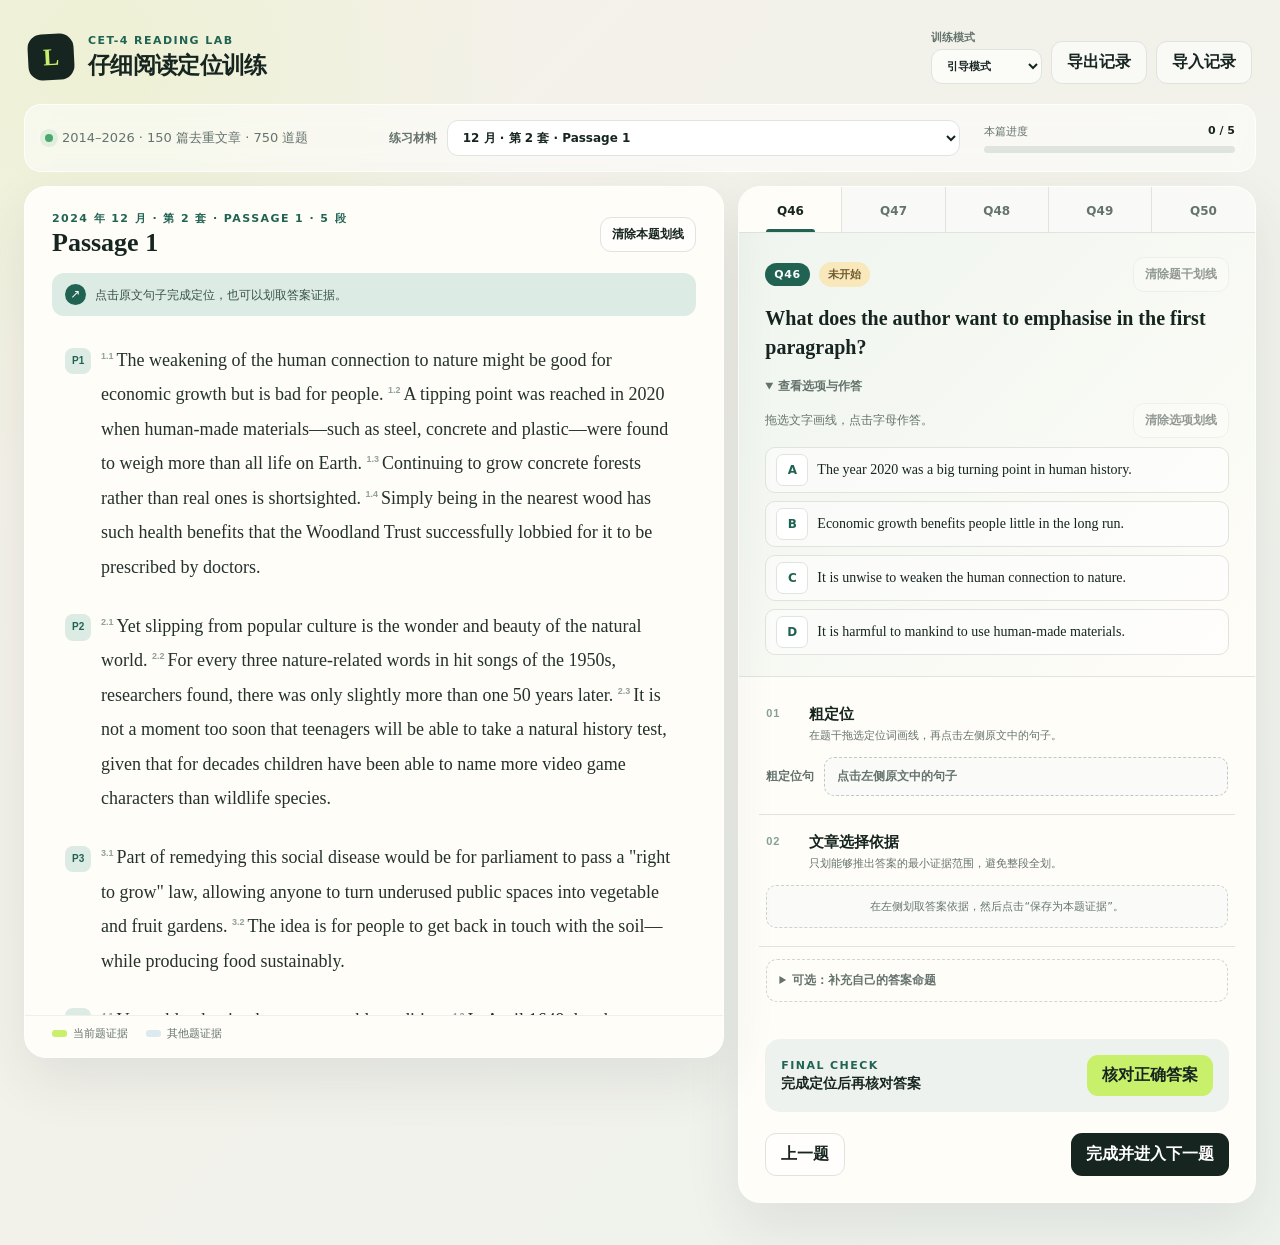
<file: web/careful-reading-locator/index.html>
<!doctype html>
<html lang="zh-CN">
  <head>
    <meta charset="UTF-8" />
    <meta name="viewport" content="width=device-width, initial-scale=1.0" />
    <meta name="description" content="CET-4 仔细阅读定位训练工具" />
    <title>CET-4 仔细阅读定位训练</title>
    <link rel="stylesheet" href="styles.css?v=2014-2026-150-underlines" />
  </head>
  <body>
    <div class="app-shell">
      <header class="topbar">
        <div class="brand">
          <div class="brand-mark" aria-hidden="true">L</div>
          <div>
            <p class="eyebrow">CET-4 READING LAB</p>
            <h1>仔细阅读定位训练</h1>
          </div>
        </div>
        <div class="top-actions">
          <label class="mode-select">
            <span>训练模式</span>
            <select id="modeSelect">
              <option value="guided">引导模式</option>
              <option value="blind">盲练模式</option>
              <option value="review">复盘模式</option>
            </select>
          </label>
          <button class="button button-ghost" id="exportButton" type="button">导出记录</button>
          <label class="button button-ghost file-button">
            导入记录<input id="importInput" type="file" accept="application/json" />
          </label>
        </div>
      </header>

      <section class="dataset-bar" aria-label="选择练习材料">
        <div class="dataset-copy">
          <span class="live-dot"></span>
          <span id="datasetStats">正在载入题库…</span>
        </div>
        <label class="passage-picker">
          <span>练习材料</span>
          <select id="passageSelect" aria-label="选择年份、卷次和文章"></select>
        </label>
        <div class="progress-wrap">
          <div class="progress-label"><span>本篇进度</span><strong id="progressText">0 / 5</strong></div>
          <div class="progress-track"><div id="progressBar" class="progress-fill"></div></div>
        </div>
      </section>

      <main class="workspace">
        <section class="reading-panel panel">
          <div class="panel-heading reading-heading">
            <div>
              <p class="section-kicker" id="passageMeta">READING PASSAGE</p>
              <h2 id="passageTitle">文章全文</h2>
            </div>
            <button class="button button-small button-ghost" id="clearEvidenceButton" type="button">清除本题划线</button>
          </div>
          <div class="reading-tip" id="readingTip">
            <span class="tip-icon">↗</span>
            点击原文句子完成定位，也可以划取答案证据。
          </div>
          <article id="articleBody" class="article-body" tabindex="0" aria-label="阅读文章全文"></article>
          <div id="selectionToolbar" class="selection-toolbar" hidden>
            <span id="selectionPreview"></span>
            <button id="saveSelectionButton" type="button">保存为本题证据</button>
            <button id="cancelSelectionButton" class="selection-cancel" type="button" aria-label="取消">×</button>
          </div>
          <div class="legend">
            <span><i class="legend-current"></i>当前题证据</span>
            <span><i class="legend-other"></i>其他题证据</span>
          </div>
        </section>

        <section class="training-panel panel">
          <nav class="question-nav" id="questionNav" aria-label="题目导航"></nav>

          <div class="question-card">
            <div class="question-number-row">
              <span id="questionBadge" class="question-badge">Q46</span>
              <span id="questionStatus" class="status-pill">未开始</span>
              <button id="clearStemButton" class="button button-small button-ghost clear-stem-button" type="button" disabled>清除题干划线</button>
            </div>
            <h2 id="questionStem" class="question-stem">正在载入题目…</h2>
            <details id="optionsDetails" class="options-details" open>
              <summary>查看选项与作答</summary>
              <div class="option-mark-tools">
                <span>拖选文字画线，点击字母作答。</span>
                <button id="clearOptionMarksButton" class="button button-small button-ghost" type="button" disabled>清除选项划线</button>
              </div>
              <ol id="optionsList" class="options-list"></ol>
            </details>
          </div>

          <div class="step-list">
            <section class="step-card" data-step="1">
              <div class="step-head">
                <span class="step-index">01</span>
                <div><h3>粗定位</h3><p>在题干拖选定位词画线，再点击左侧原文中的句子。</p></div>
              </div>
              <div class="mouse-choice-row">
                <span>粗定位句</span>
                <button id="locatorSentenceButton" class="mouse-choice" type="button">点击左侧原文中的句子</button>
              </div>
            </section>

            <section class="step-card" data-step="2">
              <div class="step-head">
                <span class="step-index">02</span>
                <div><h3>文章选择依据</h3><p>只划能够推出答案的最小证据范围，避免整段全划。</p></div>
              </div>
              <div id="evidenceList" class="evidence-list empty-state">还没有保存证据。请在左侧文章中选中文字。</div>
            </section>

            <details class="optional-note">
              <summary>可选：补充自己的答案命题</summary>
              <textarea id="propositionInput" class="text-input proposition" rows="3" placeholder="这一步不是必填，需要时再写"></textarea>
            </details>
          </div>

          <section class="answer-zone" id="answerZone">
            <div id="answerLocked" class="answer-locked">
              <div><p class="answer-label">FINAL CHECK</p><h3>完成定位后再核对答案</h3></div>
              <button id="revealAnswerButton" class="button button-primary" type="button">核对正确答案</button>
            </div>
            <div id="answerRevealed" class="answer-revealed" hidden>
              <p class="answer-label">CORRECT ANSWER</p>
              <div class="answer-content"><strong id="answerLetter">A</strong><span id="answerText"></span></div>
            </div>
          </section>

          <div class="footer-actions">
            <button id="previousButton" class="button button-ghost" type="button">上一题</button>
            <button id="completeButton" class="button button-dark" type="button">完成并进入下一题</button>
          </div>
        </section>
      </main>
    </div>

    <div id="toast" class="toast" role="status" aria-live="polite"></div>
    <script src="app.js?v=2014-2026-150-underlines" defer></script>
  </body>
</html>
</file>
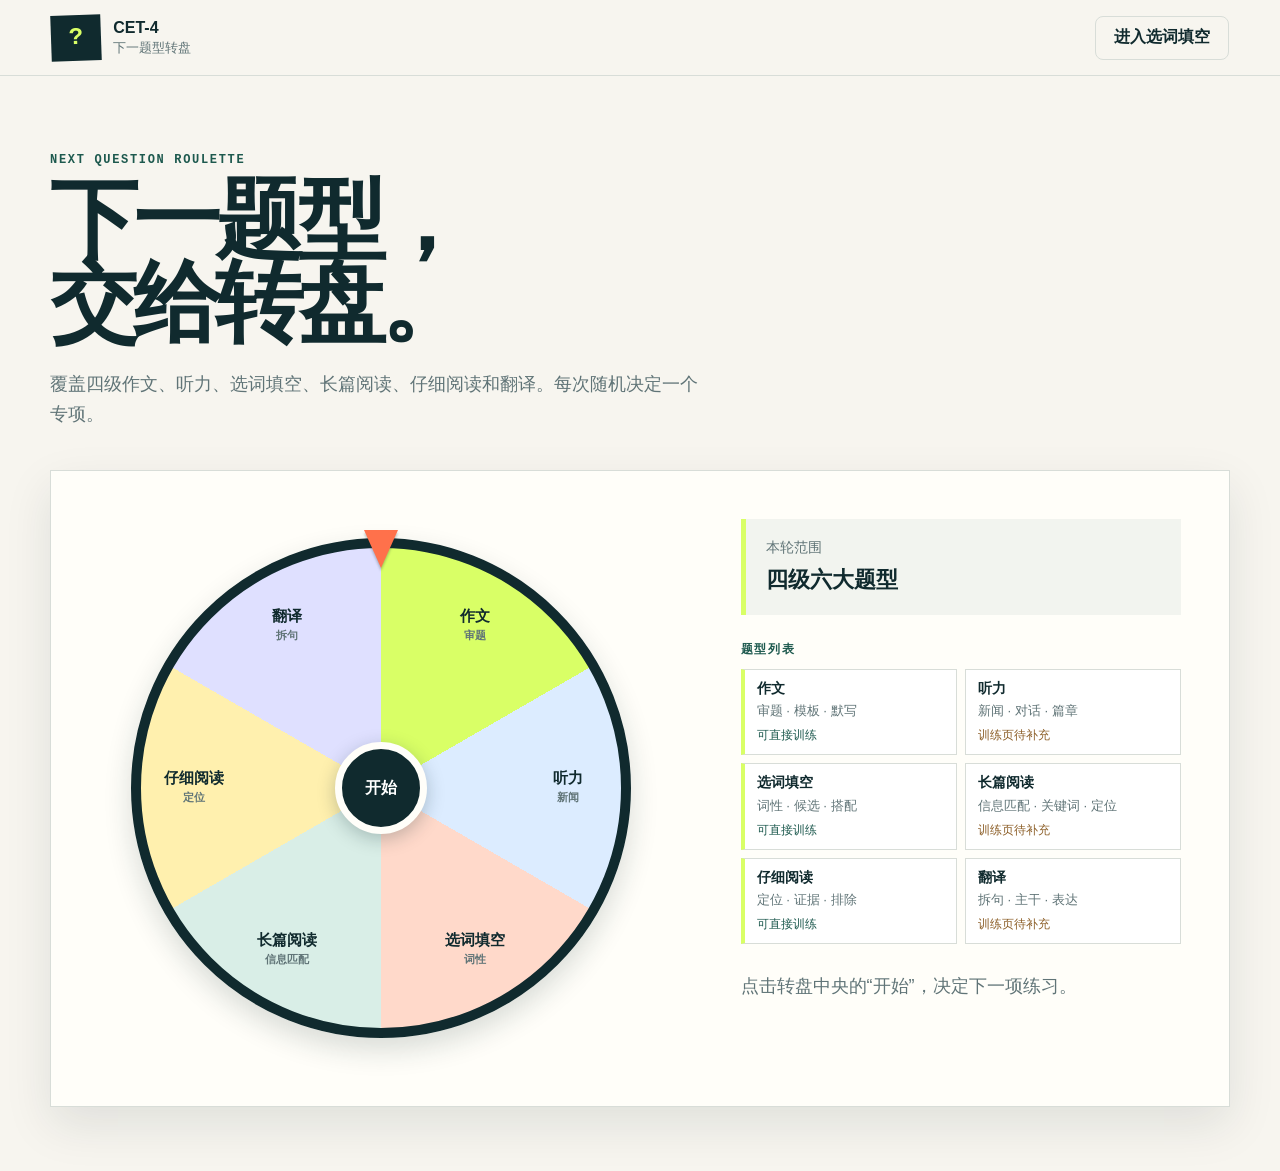
<file: web/question-roulette/index.html>
<!doctype html>
<html lang="zh-CN">
<head>
  <meta charset="utf-8">
  <meta name="viewport" content="width=device-width,initial-scale=1">
  <meta name="description" content="从 CET-4 听力、作文、阅读和翻译等题型中随机选择下一项练习。">
  <title>CET-4 下一题型转盘</title>
  <link rel="stylesheet" href="styles.css?v=type-roulette-20261128">
</head>
<body>
  <header class="topbar">
    <a class="brand" href="../word-class-trainer/">
      <span class="brand-mark">?</span>
      <span><strong>CET-4</strong><small>下一题型转盘</small></span>
    </a>
    <a class="button ghost" href="../word-class-trainer/">进入选词填空</a>
  </header>

  <main>
    <section class="intro">
      <p class="eyebrow">NEXT QUESTION ROULETTE</p>
      <h1>下一题型，<br>交给转盘。</h1>
      <p>覆盖四级作文、听力、选词填空、长篇阅读、仔细阅读和翻译。每次随机决定一个专项。</p>
    </section>

    <section class="game" aria-labelledby="gameTitle">
      <div class="wheel-column">
        <h2 id="gameTitle" class="sr-only">选题转盘</h2>
        <div class="roulette-stage">
          <div class="roulette-pointer" aria-hidden="true"></div>
          <div id="rouletteWheel" class="roulette-wheel" aria-hidden="true"></div>
          <button id="spinBtn" class="roulette-spin" type="button">开始</button>
        </div>
      </div>

      <div class="decision-panel">
        <div class="current-card">
          <span>本轮范围</span>
          <strong>四级六大题型</strong>
        </div>
        <div>
          <p class="eyebrow">题型列表</p>
          <div id="candidateList" class="candidate-list" aria-label="可选题型"></div>
        </div>
        <p id="result" class="result" role="status" aria-live="polite">点击转盘中央的“开始”，决定下一项练习。</p>
        <div class="actions">
          <button id="spinAgainBtn" class="button ghost" type="button" hidden>再转一次</button>
          <a id="acceptBtn" class="button primary" href="#" hidden>进入训练</a>
        </div>
      </div>
    </section>
  </main>

  <script src="app.js?v=type-roulette-20261128"></script>
</body>
</html>
</file>
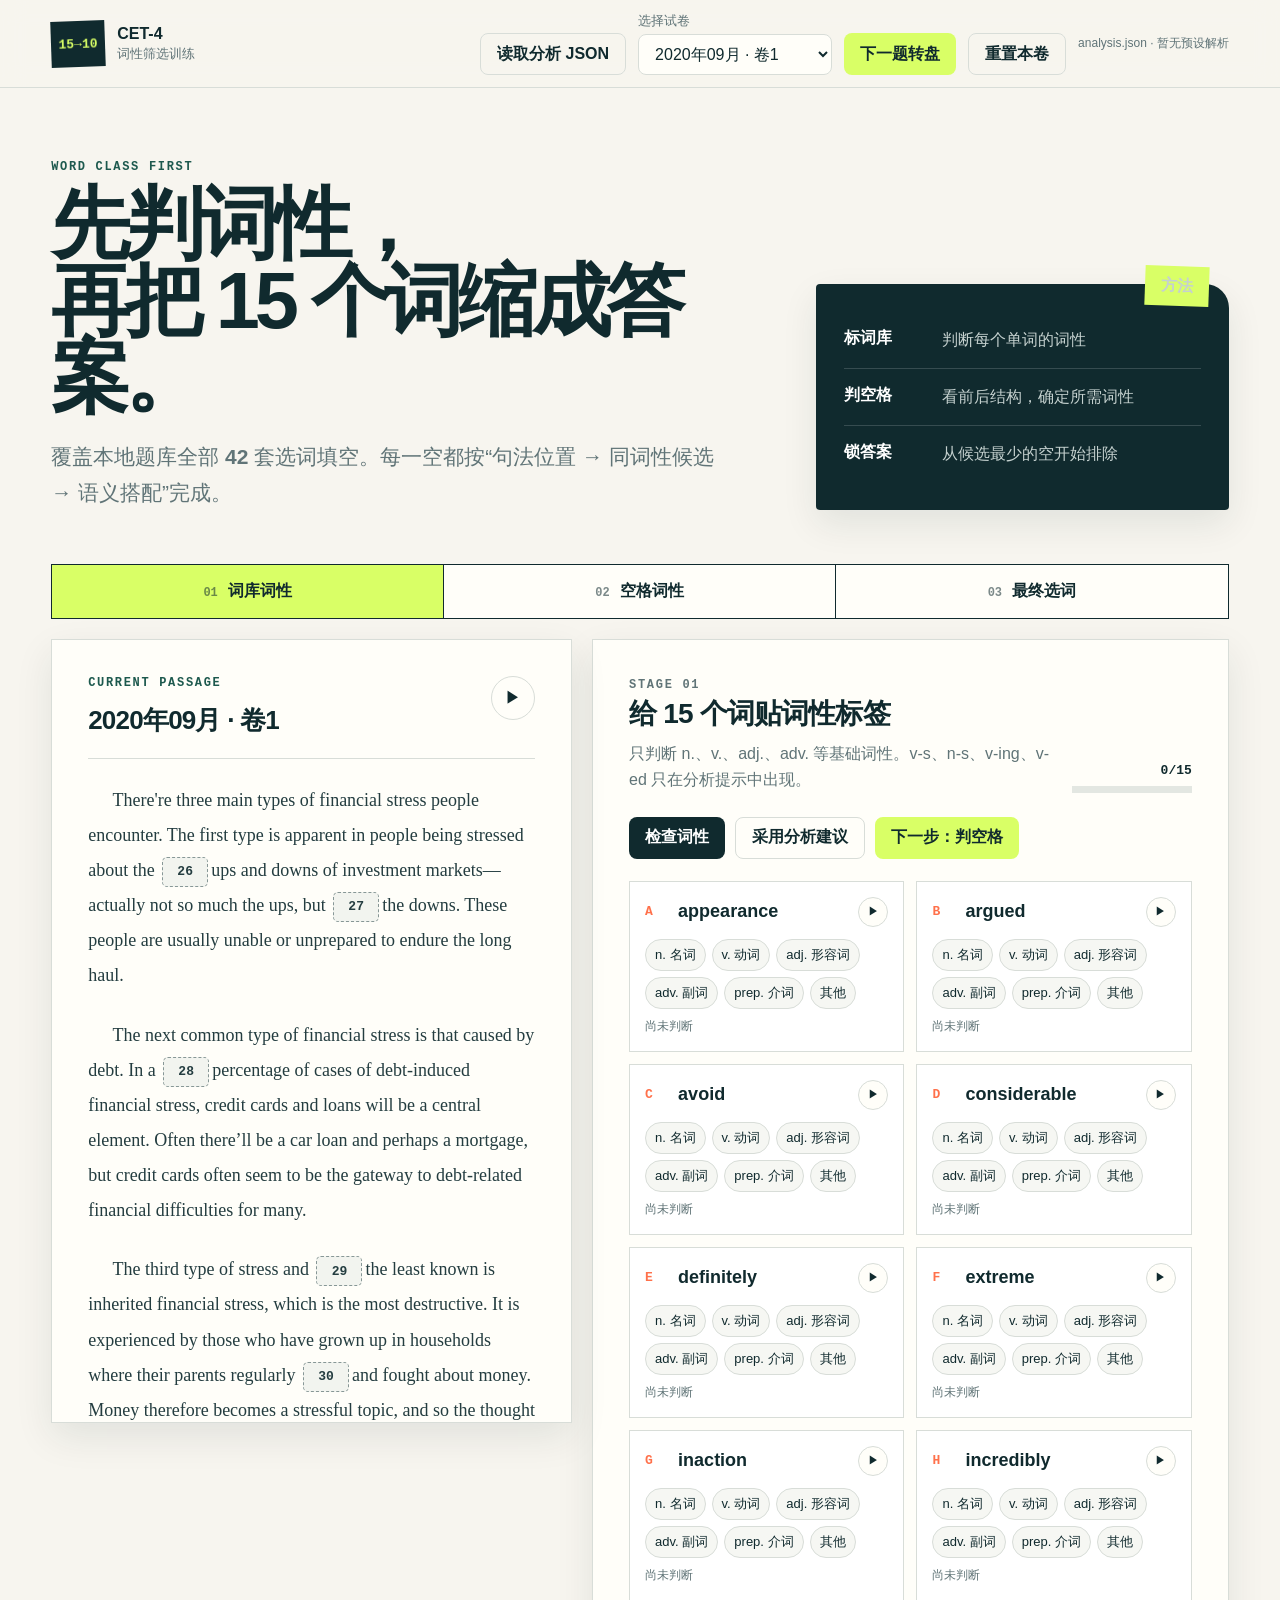
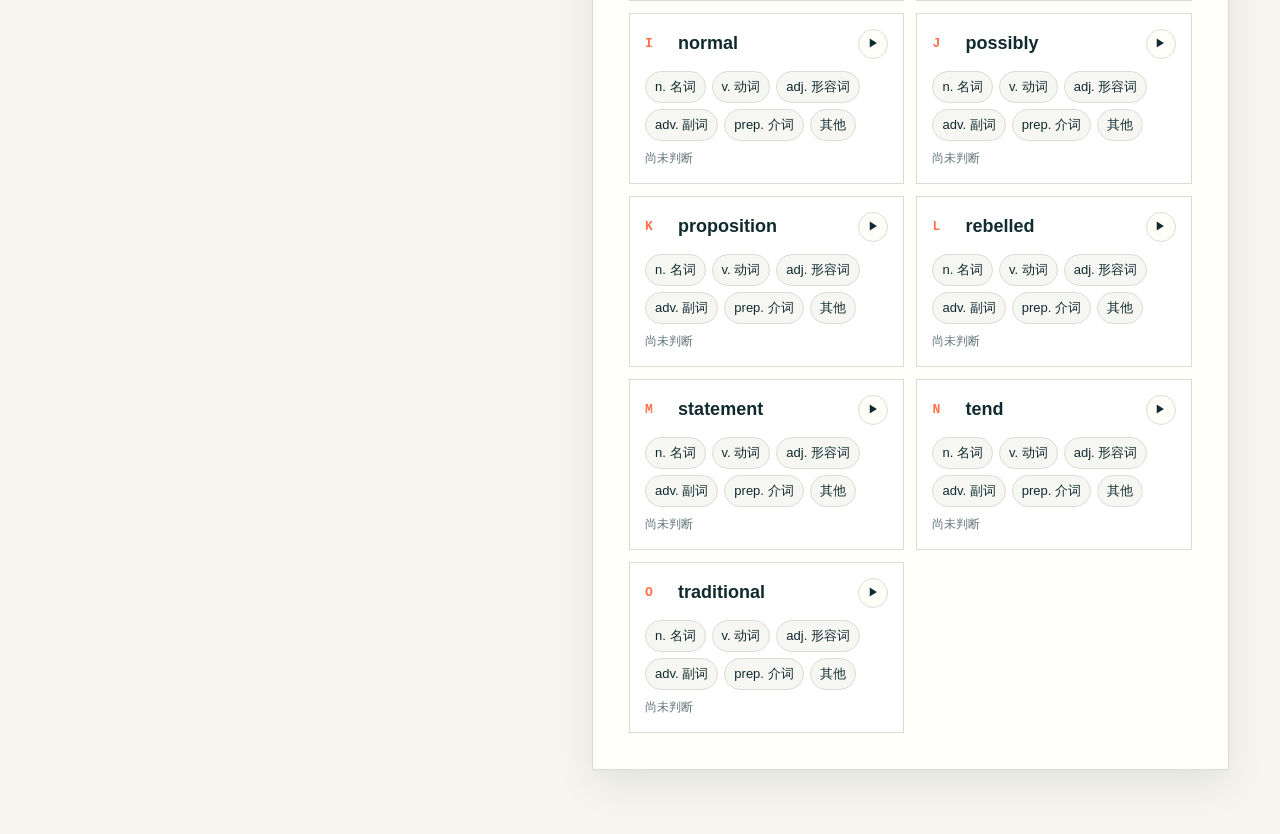
<file: web/word-class-trainer/index.html>
<!doctype html>
<html lang="zh-CN">
<head>
  <meta charset="utf-8">
  <meta name="viewport" content="width=device-width,initial-scale=1">
  <meta name="description" content="CET-4 选词填空三阶段词性训练：判词性、筛候选、定答案。">
  <title>CET-4 词性筛选训练</title>
  <link rel="stylesheet" href="styles.css?v=standalone-roulette-20261128">
</head>
<body>
  <header class="topbar">
    <a class="brand" href="#" aria-label="返回训练首页">
      <span class="brand-mark">15→10</span>
      <span><strong>CET-4</strong><small>词性筛选训练</small></span>
    </a>
    <div class="top-actions">
      <label class="analysis-loader button ghost">
        <span>读取分析 JSON</span>
        <input id="analysisFile" type="file" accept=".json,application/json">
      </label>
      <label class="set-picker">
        <span>选择试卷</span>
        <select id="setSelect" aria-label="选择试卷"></select>
      </label>
      <a class="button lime" href="../question-roulette/">下一题转盘</a>
      <button id="resetBtn" class="button ghost" type="button">重置本卷</button>
      <p id="analysisStatus" class="analysis-status">正在读取预设分析</p>
    </div>
  </header>

  <main>
    <section class="hero">
      <div>
        <p class="eyebrow">WORD CLASS FIRST</p>
        <h1>先判词性，<br>再把 15 个词缩成答案。</h1>
        <p class="hero-copy">覆盖本地题库全部 <strong id="setCount">42</strong> 套选词填空。每一空都按“句法位置 → 同词性候选 → 语义搭配”完成。</p>
      </div>
      <div class="hero-card" aria-label="学习方法">
        <span class="card-index">方法</span>
        <ol>
          <li><b>标词库</b><span>判断每个单词的词性</span></li>
          <li><b>判空格</b><span>看前后结构，确定所需词性</span></li>
          <li><b>锁答案</b><span>从候选最少的空开始排除</span></li>
        </ol>
      </div>
    </section>

    <nav class="stage-tabs" aria-label="训练阶段">
      <button class="stage-tab active" data-stage="1" type="button"><span>01</span>词库词性</button>
      <button class="stage-tab" data-stage="2" type="button"><span>02</span>空格词性</button>
      <button class="stage-tab" data-stage="3" type="button"><span>03</span>最终选词</button>
    </nav>

    <section class="workspace">
      <aside class="passage-panel">
        <div class="section-head">
          <div>
            <p class="eyebrow">CURRENT PASSAGE</p>
            <h2 id="currentLabel">载入中</h2>
          </div>
          <button id="speakBtn" class="icon-button" type="button" title="朗读文章" aria-label="朗读文章">▶</button>
        </div>
        <article id="passage" class="passage"></article>
        <div class="legend">
          <span><i class="dot unresolved"></i>未完成</span>
          <span><i class="dot tagged"></i>已判词性</span>
          <span><i class="dot solved"></i>已选答案</span>
        </div>
      </aside>

      <section class="task-panel">
        <div id="stageIntro" class="stage-intro"></div>
        <div id="taskArea"></div>
      </section>
    </section>
  </main>

  <div id="toast" class="toast" role="status" aria-live="polite"></div>

  <template id="wordCardTemplate">
    <article class="word-card">
      <div class="word-row"><span class="word-label"></span><strong class="word-text"></strong><button class="mini-speak" type="button" aria-label="朗读单词">▶</button></div>
      <div class="pos-buttons"></div>
      <p class="word-feedback"></p>
    </article>
  </template>

  <script src="dataset.js"></script>
  <script src="app.js?v=standalone-roulette-20261128"></script>
</body>
</html>
</file>
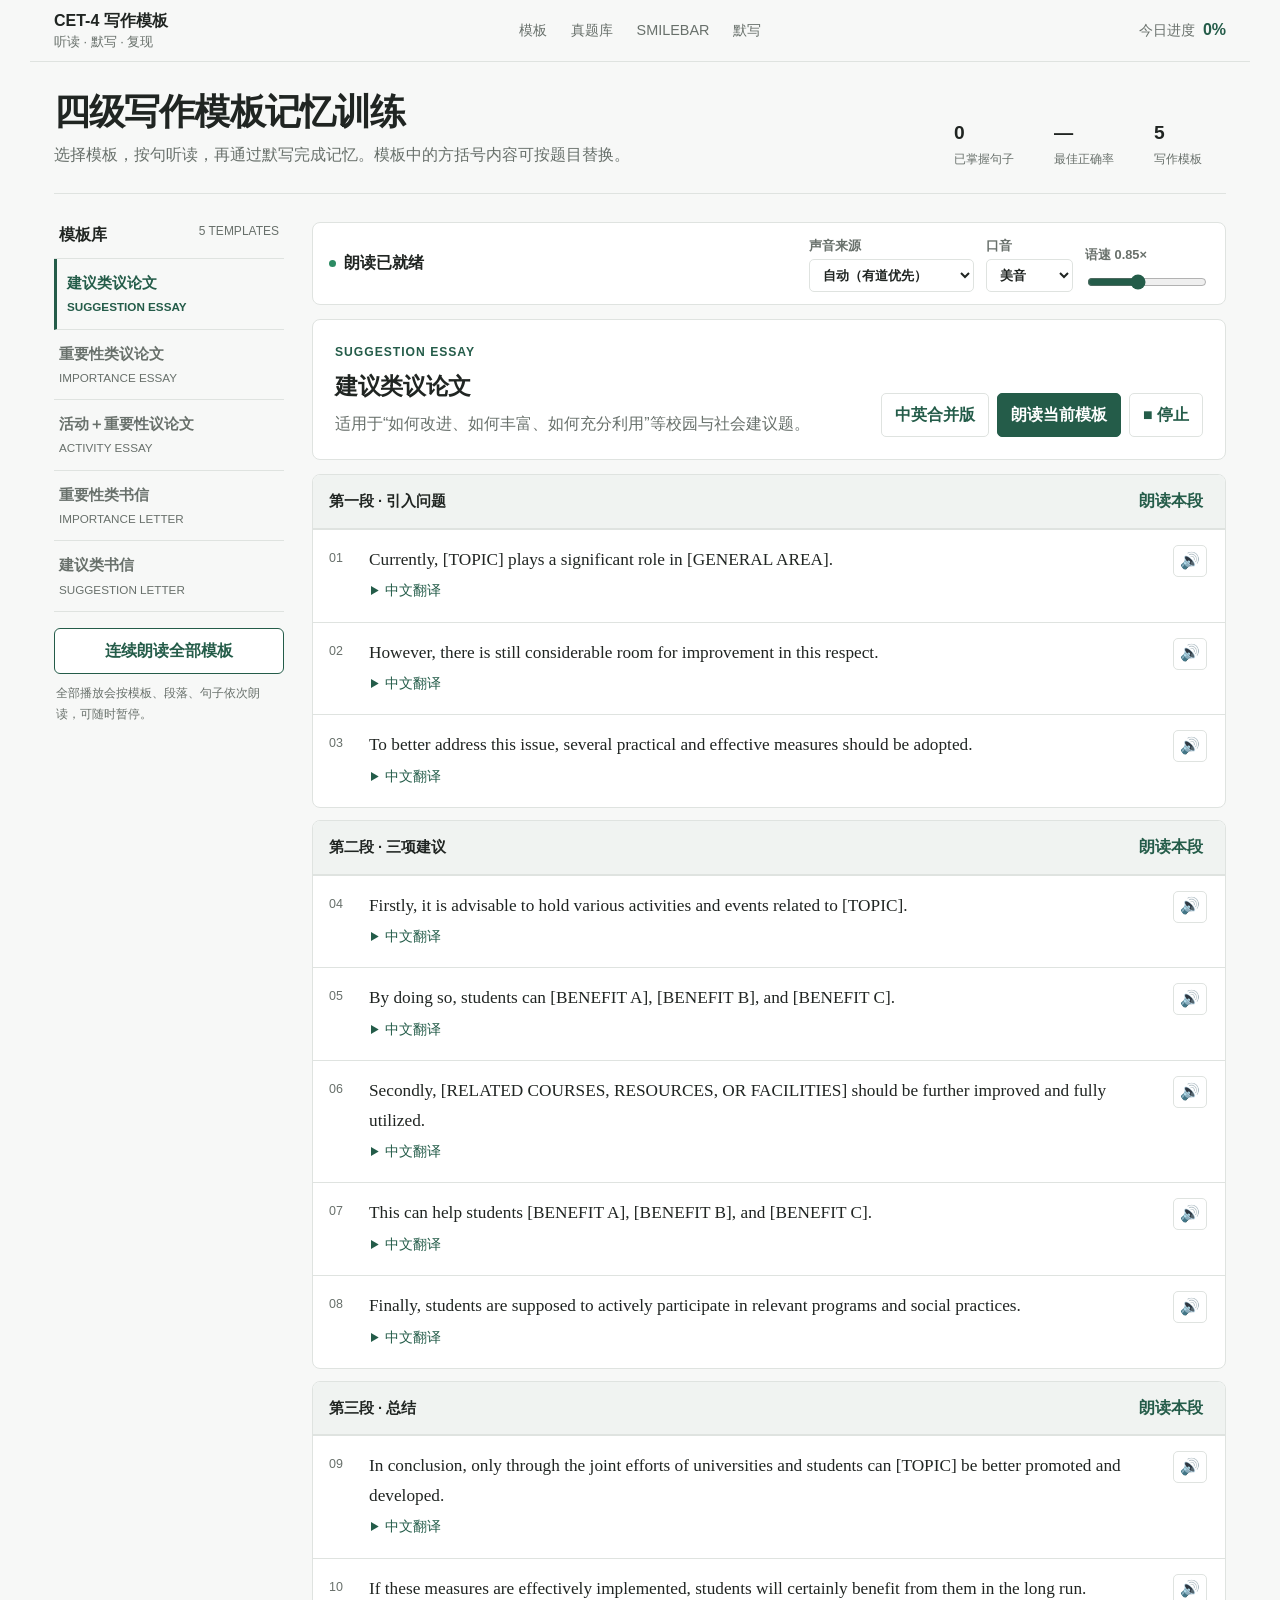
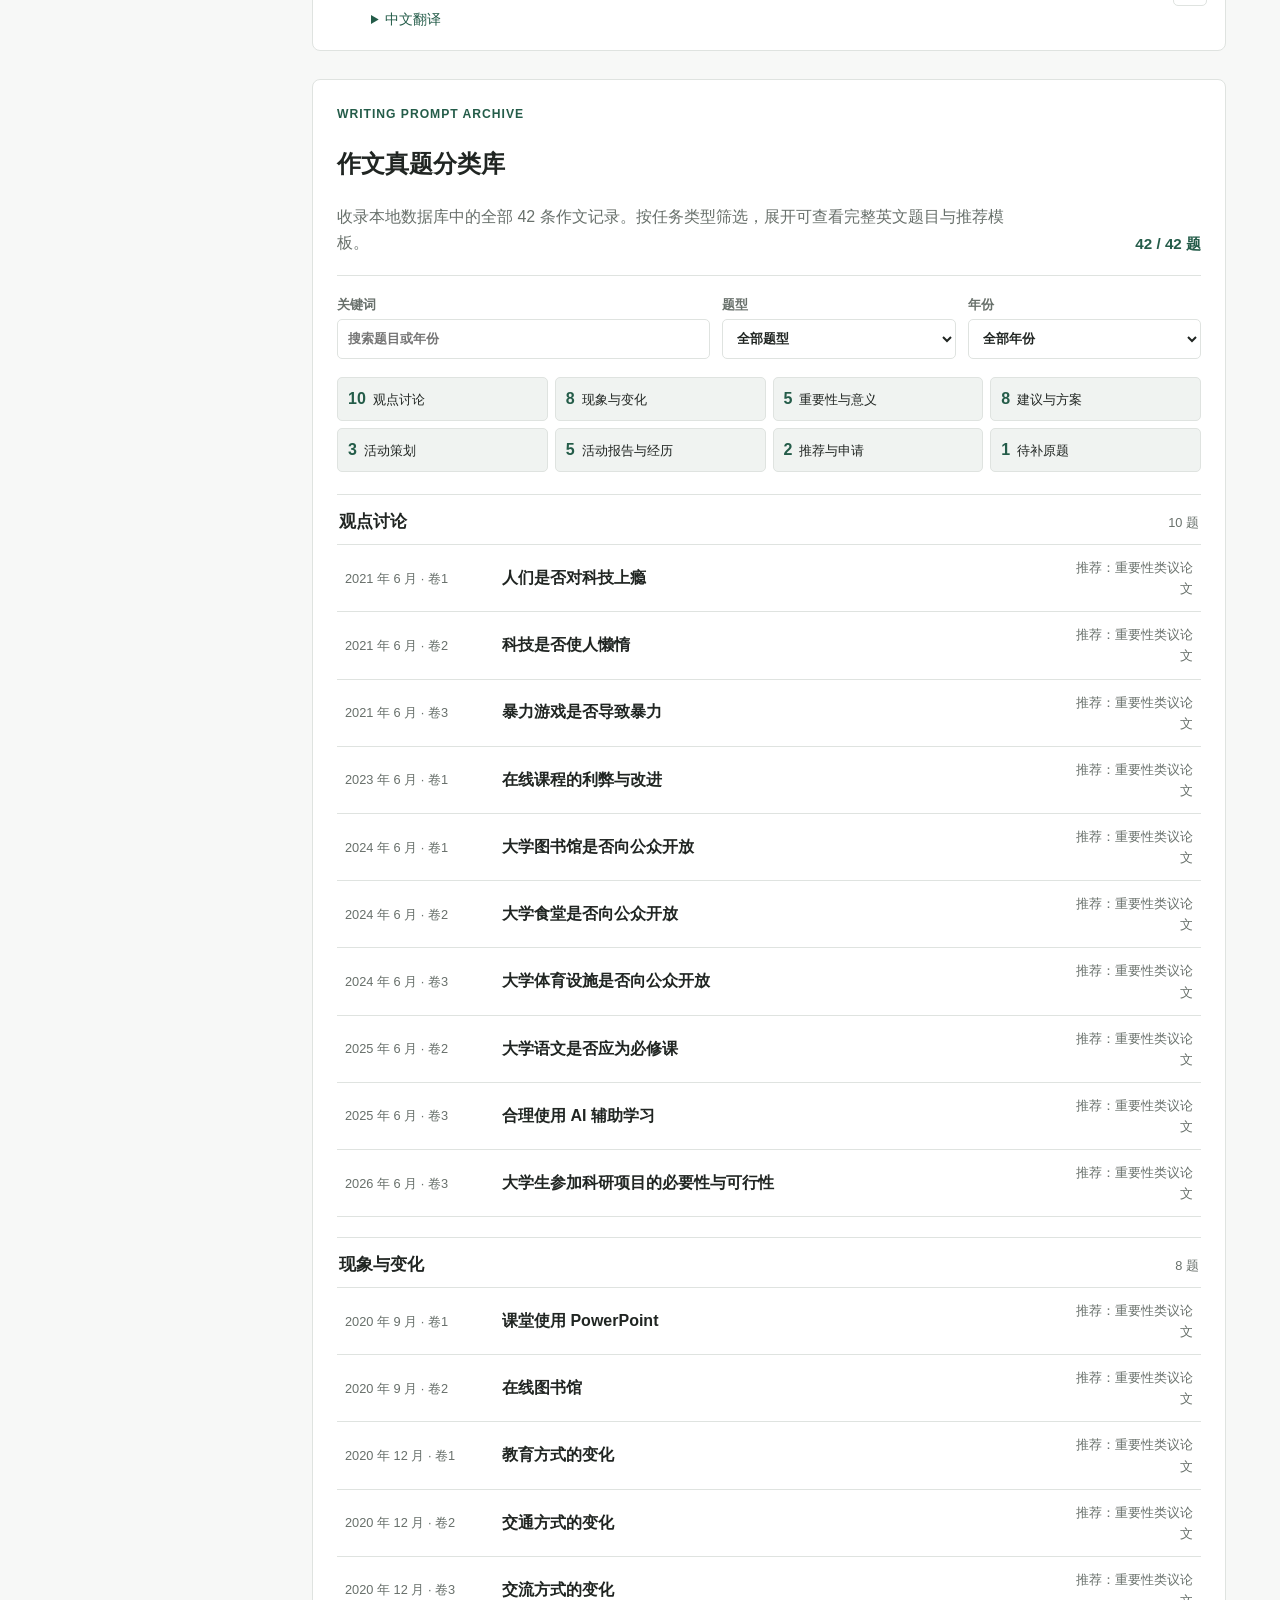
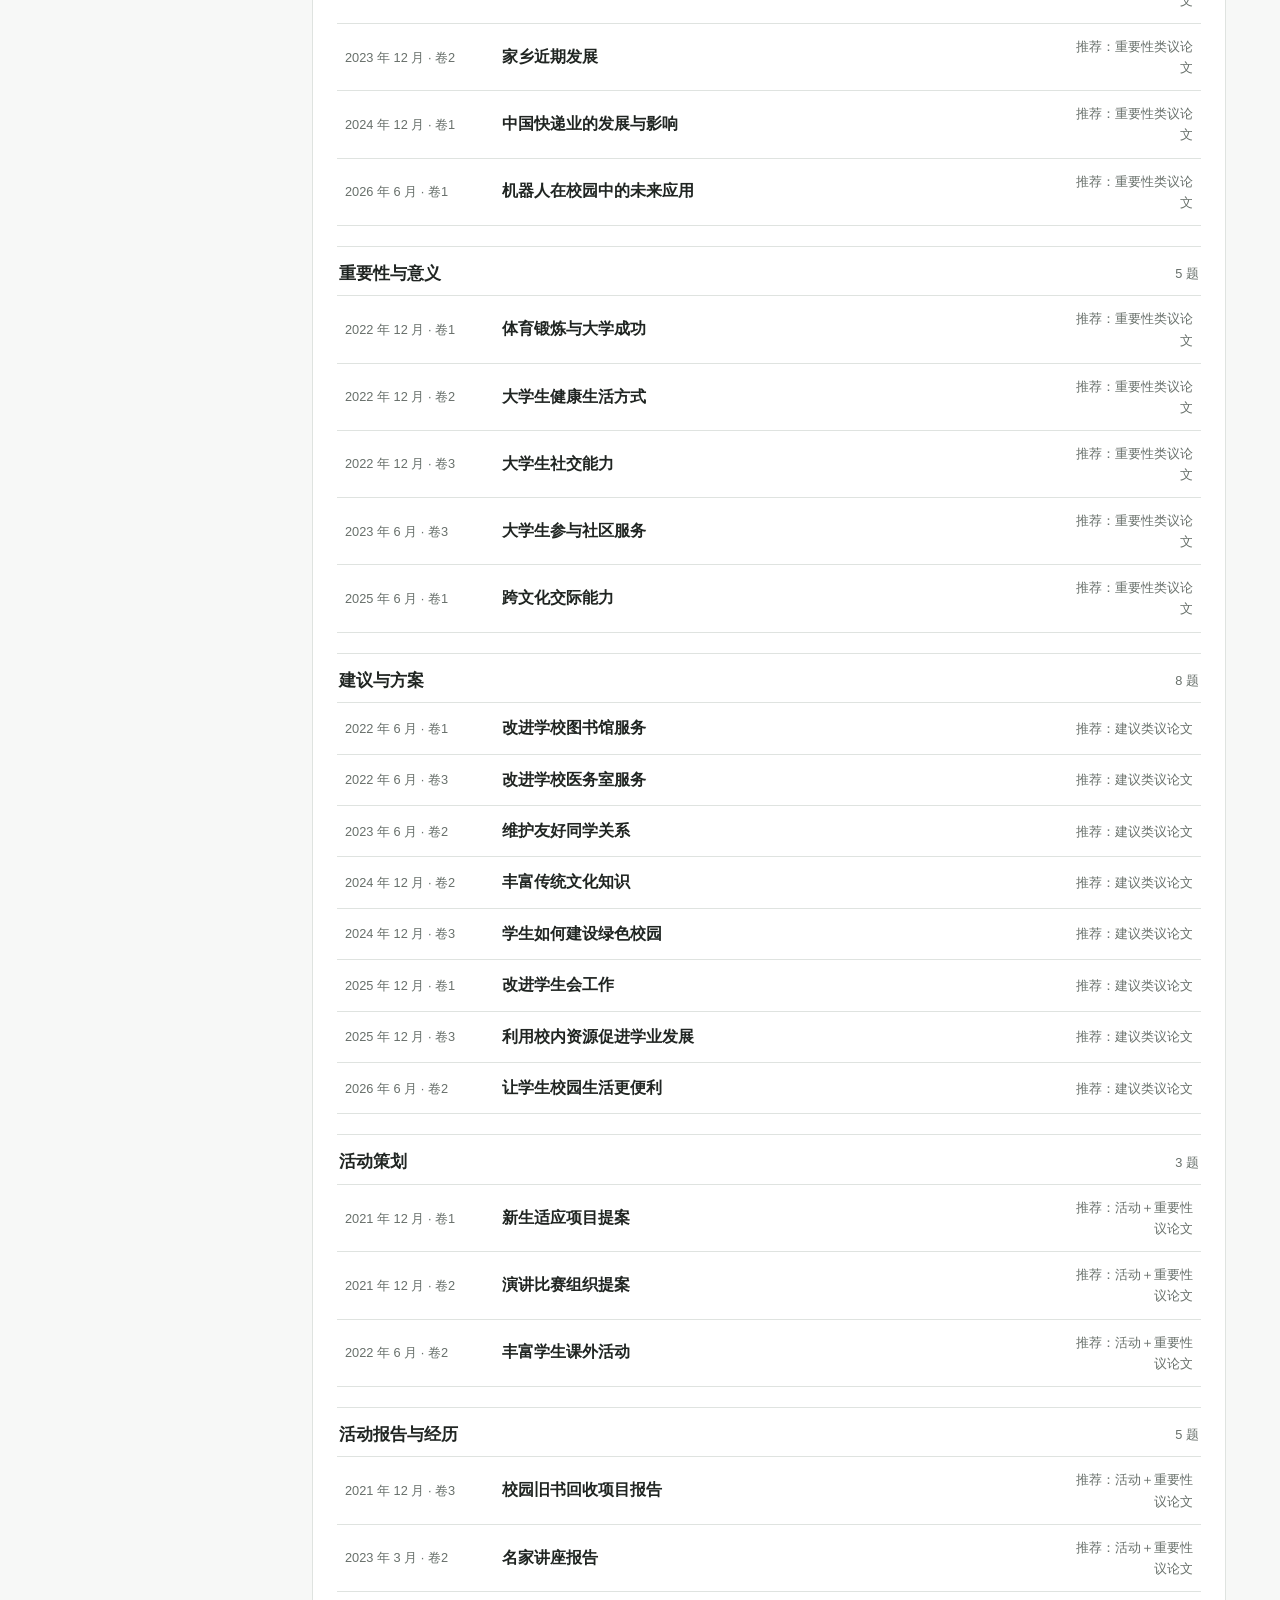
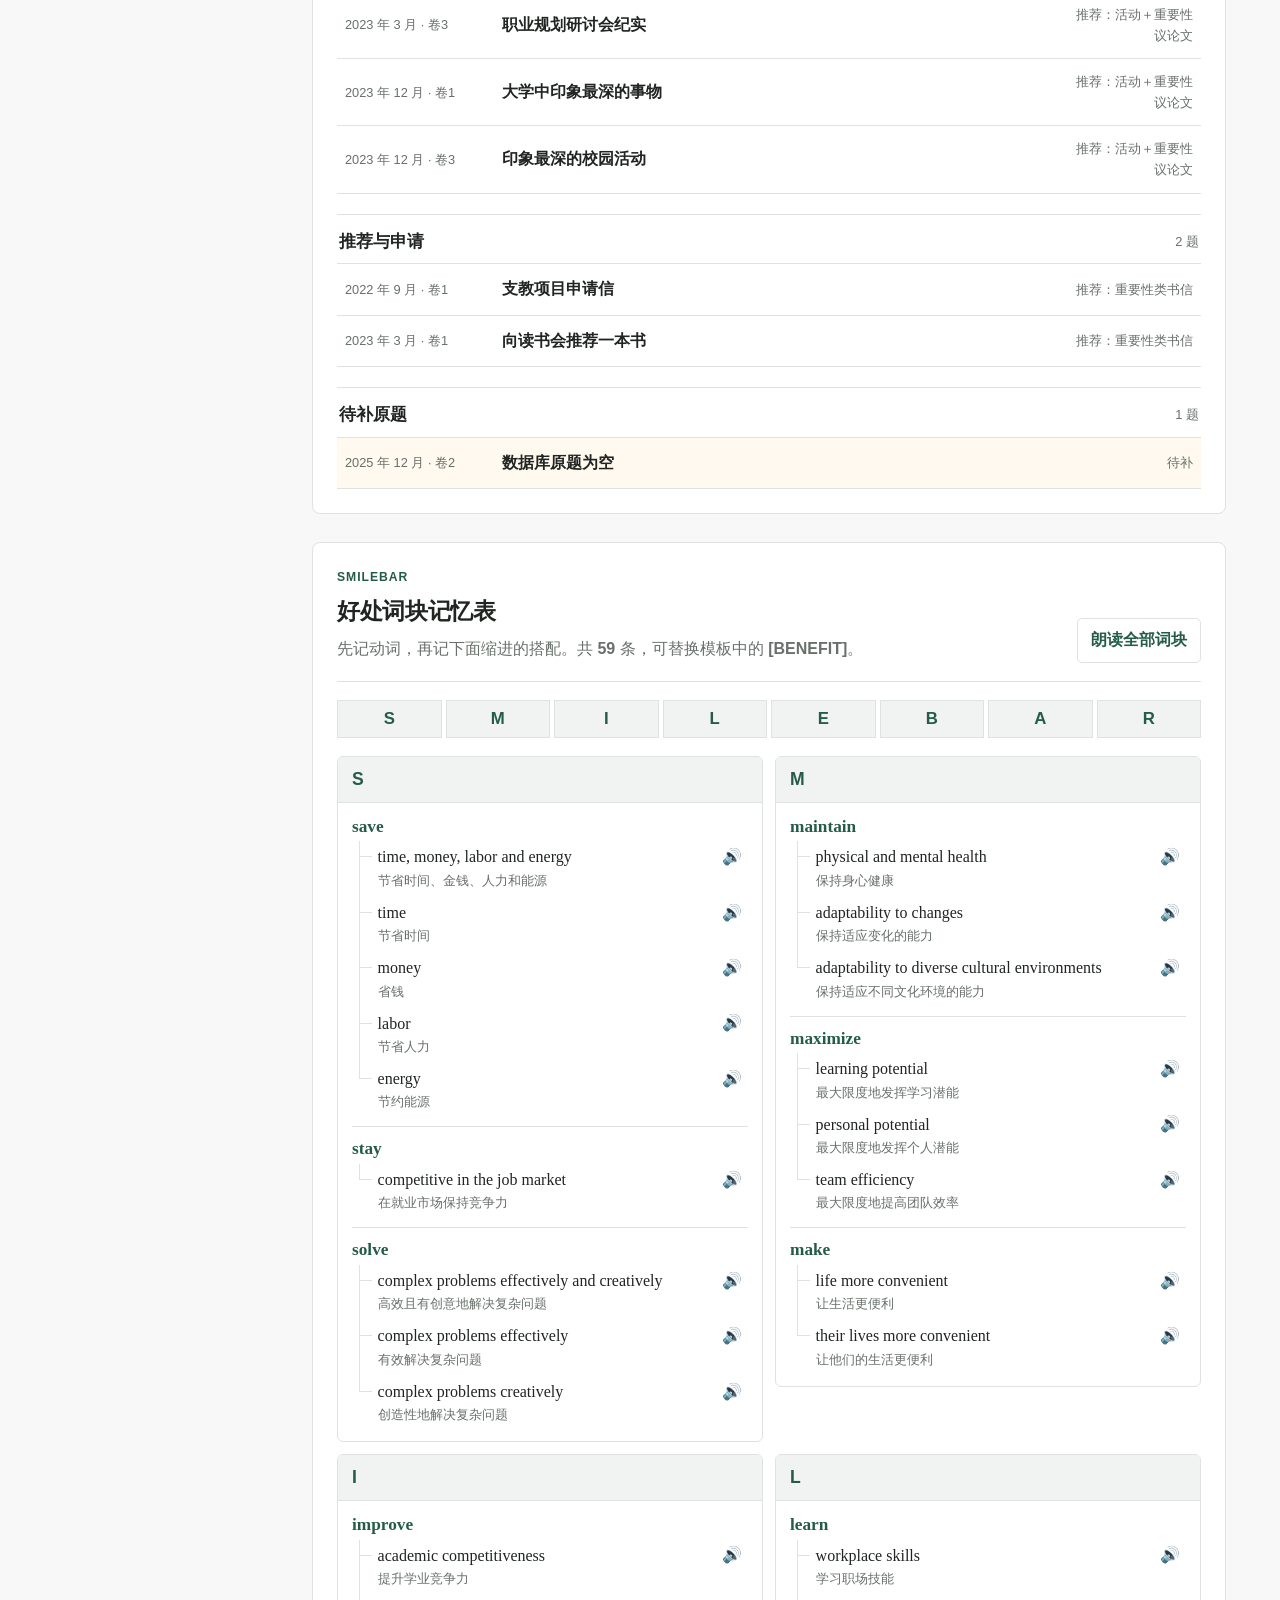
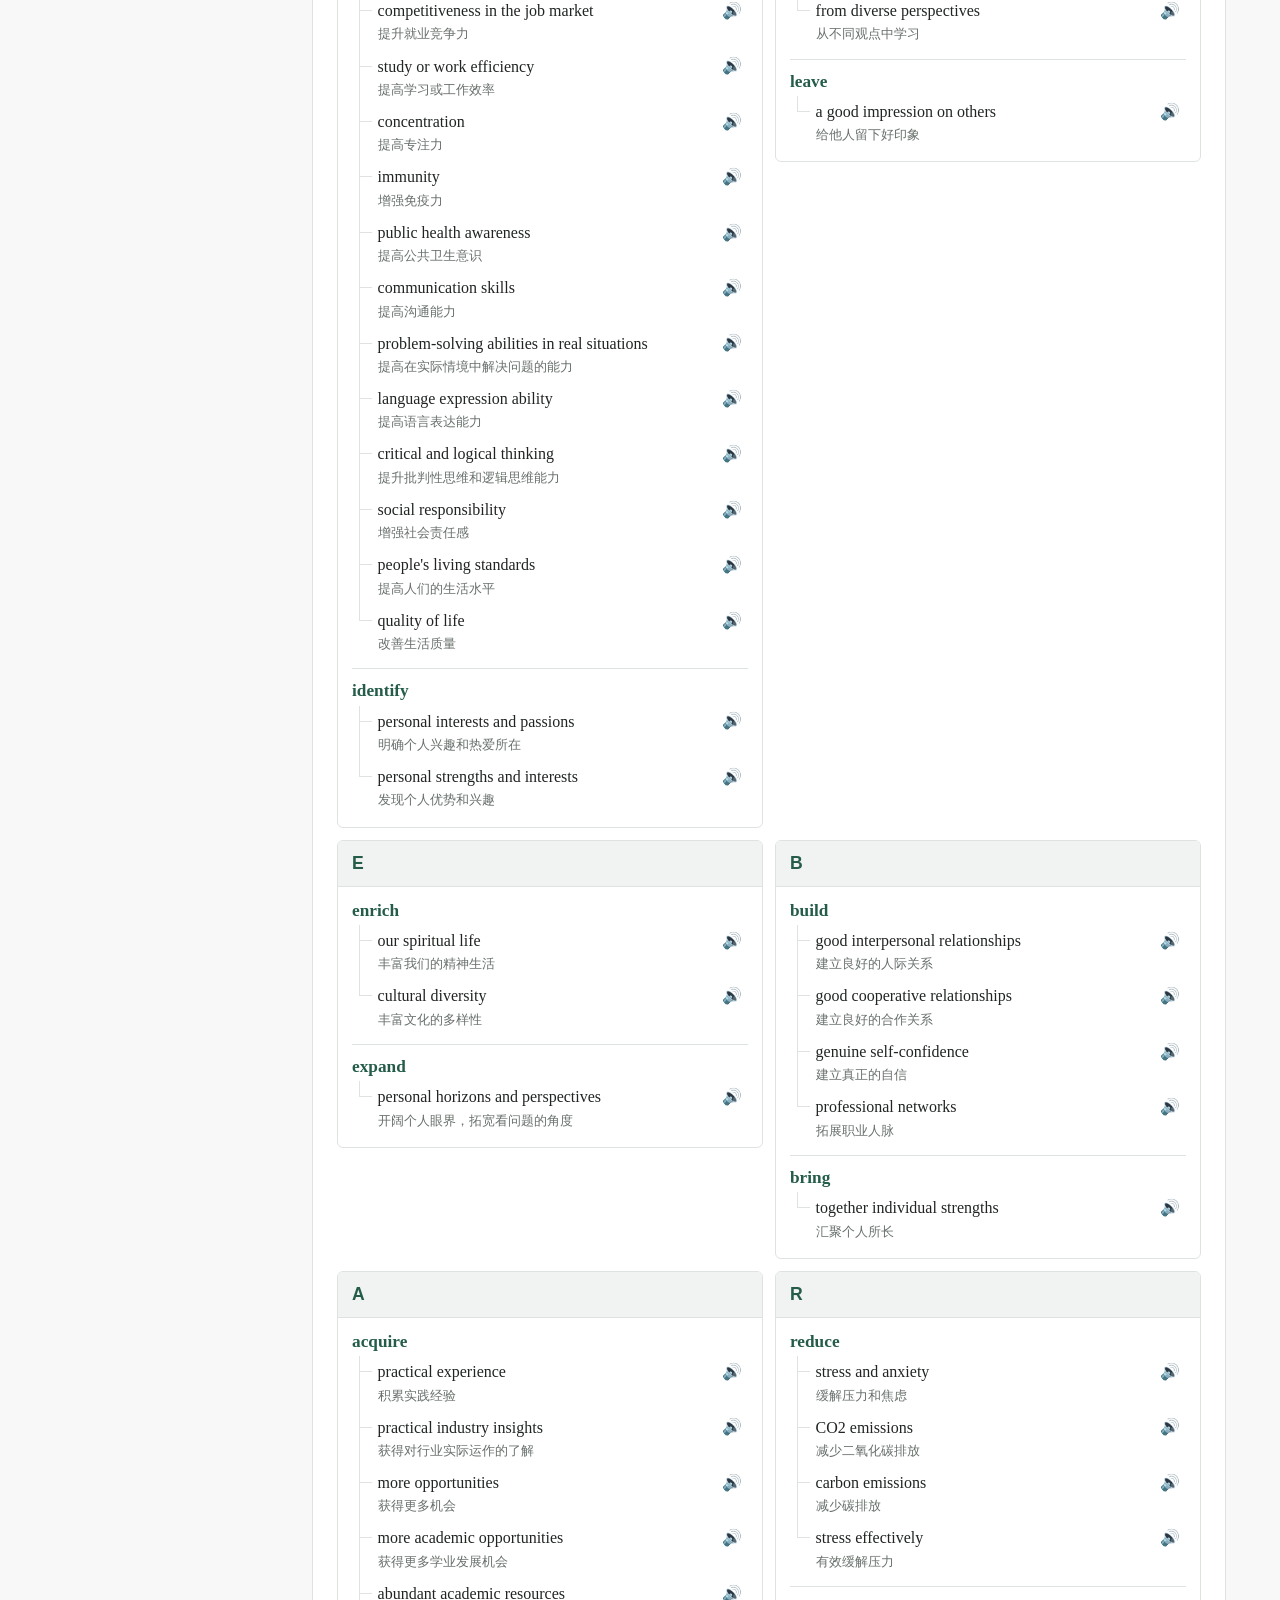
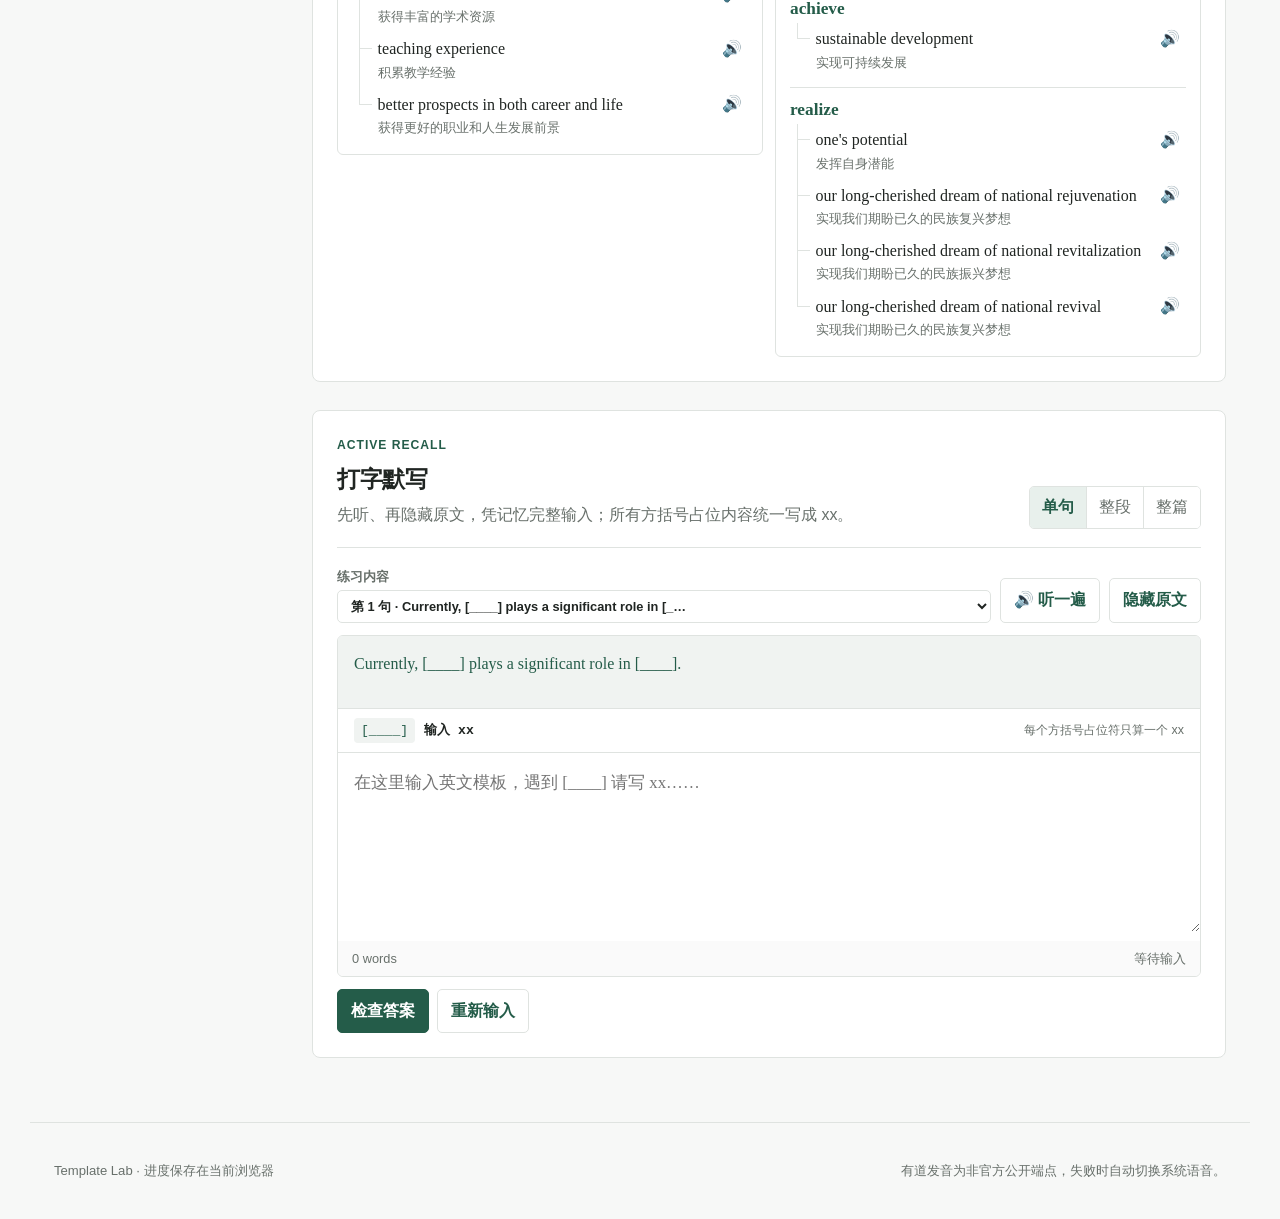
<file: web/writing-template-trainer/index.html>
<!doctype html>
<html lang="zh-CN">
<head>
  <meta charset="utf-8">
  <meta name="viewport" content="width=device-width, initial-scale=1">
  <meta name="theme-color" content="#10251f">
  <meta name="description" content="CET-4 写作模板分句朗读与打字记忆训练">
  <title>CET-4 模板记忆训练</title>
  <link rel="stylesheet" href="./styles.css?v=template-view-toggle-20261128">
</head>
<body>
  <header class="topbar">
    <a class="brand" href="#top" aria-label="返回顶部">
      <span><strong>CET-4 写作模板</strong><small>听读 · 默写 · 复现</small></span>
    </a>
    <nav class="quick-nav" aria-label="页面导航">
      <a href="#templateContent">模板</a>
      <a href="#promptBankSection">真题库</a>
      <a href="#smilebarSection">SMILEBAR</a>
      <a href="#practiceSection">默写</a>
    </nav>
    <div class="streak" title="连续练习天数">
      <span>今日进度</span><strong id="todayProgress">0%</strong>
    </div>
  </header>

  <main id="top">
    <section class="intro">
      <div>
        <h1>四级写作模板记忆训练</h1>
        <p>选择模板，按句听读，再通过默写完成记忆。模板中的方括号内容可按题目替换。</p>
      </div>
      <div class="study-stats" aria-label="学习统计">
        <div><span id="learnedCount">0</span><small>已掌握句子</small></div>
        <div><span id="bestAccuracy">—</span><small>最佳正确率</small></div>
        <div><span>5</span><small>写作模板</small></div>
      </div>
    </section>

    <section class="workspace">
      <aside class="sidebar" aria-label="模板列表">
        <div class="side-heading">
          <span>模板库</span><small>5 TEMPLATES</small>
        </div>
        <nav id="templateNav"></nav>
        <button class="all-play" id="playAllTemplates" type="button">
          连续朗读全部模板
        </button>
        <p class="side-note">全部播放会按模板、段落、句子依次朗读，可随时暂停。</p>
      </aside>

      <div class="content" id="templateContent">
        <section class="control-panel" aria-label="朗读设置">
          <div class="control-title">
            <span class="status-dot"></span>
            <span id="audioStatus">朗读已就绪</span>
          </div>
          <div class="controls">
            <label>声音来源
              <select id="voiceSource">
                <option value="auto">自动（有道优先）</option>
                <option value="youdao">有道在线发音</option>
                <option value="system">浏览器系统语音</option>
              </select>
            </label>
            <label>口音
              <select id="accent">
                <option value="2">美音</option>
                <option value="1">英音</option>
              </select>
            </label>
            <label>语速 <span id="rateValue">0.85×</span>
              <input id="rate" type="range" min="0.6" max="1.2" step="0.05" value="0.85">
            </label>
          </div>
        </section>

        <section class="template-head">
          <div>
            <p class="eyebrow" id="templateType">SUGGESTION ESSAY</p>
            <h2 id="templateTitle">建议类议论文</h2>
            <p id="templateUse"></p>
          </div>
          <div class="head-actions">
            <button class="button secondary" id="toggleTemplateView" type="button" aria-pressed="false">中英合并版</button>
            <button class="button primary" id="playTemplate" type="button">朗读当前模板</button>
            <button class="button ghost" id="stopAudio" type="button">■ 停止</button>
          </div>
        </section>

        <section id="paragraphs" class="paragraphs" aria-live="polite"></section>

        <section class="prompt-bank" id="promptBankSection">
          <div class="section-heading">
            <div>
              <p class="eyebrow">WRITING PROMPT ARCHIVE</p>
              <h2>作文真题分类库</h2>
              <p>收录本地数据库中的全部 42 条作文记录。按任务类型筛选，展开可查看完整英文题目与推荐模板。</p>
            </div>
            <strong class="record-count"><span id="visiblePromptCount">42</span> / 42 题</strong>
          </div>
          <div class="prompt-filters" aria-label="真题筛选">
            <label>关键词
              <input id="promptSearch" type="search" placeholder="搜索题目或年份">
            </label>
            <label>题型
              <select id="promptCategory"></select>
            </label>
            <label>年份
              <select id="promptYear"></select>
            </label>
          </div>
          <div id="categorySummary" class="category-summary"></div>
          <div id="promptList" class="prompt-list" aria-live="polite"></div>
        </section>

        <section class="phrase-bank" id="smilebarSection">
          <div class="section-heading">
            <div>
              <p class="eyebrow">SMILEBAR</p>
              <h2>好处词块记忆表</h2>
              <p>先记动词，再记下面缩进的搭配。共 <strong id="smilebarPhraseCount"></strong> 条，可替换模板中的 <strong>[BENEFIT]</strong>。</p>
            </div>
            <button class="button secondary" id="playAllPhrases" type="button">朗读全部词块</button>
          </div>
          <div class="smilebar-code" aria-label="SMILEBAR 记忆顺序">
            <span>S</span><span>M</span><span>I</span><span>L</span><span>E</span><span>B</span><span>A</span><span>R</span>
          </div>
          <div id="phraseGrid" class="phrase-grid"></div>
        </section>

        <section class="practice" id="practiceSection">
          <div class="practice-head">
            <div>
              <p class="eyebrow">ACTIVE RECALL</p>
              <h2>打字默写</h2>
              <p>先听、再隐藏原文，凭记忆完整输入；所有方括号占位内容统一写成 xx。</p>
            </div>
            <div class="mode-switch" role="group" aria-label="练习范围">
              <button class="active" data-mode="sentence" type="button">单句</button>
              <button data-mode="paragraph" type="button">整段</button>
              <button data-mode="template" type="button">整篇</button>
            </div>
          </div>

          <div class="prompt-bar">
            <label>练习内容
              <select id="practiceTarget"></select>
            </label>
            <button class="mini-button" id="listenPrompt" type="button">🔊 听一遍</button>
            <button class="mini-button" id="togglePrompt" type="button">隐藏原文</button>
          </div>

          <div class="recall-card">
            <div class="reference" id="referenceText"></div>
            <div class="placeholder-rule"><span aria-hidden="true">[____]</span><strong>输入 xx</strong><small>每个方括号占位符只算一个 xx</small></div>
            <textarea id="typingInput" spellcheck="false" autocomplete="off" placeholder="在这里输入英文模板，遇到 [____] 请写 xx……"></textarea>
            <div class="typing-meta">
              <span id="wordCount">0 words</span>
              <span id="liveAccuracy">等待输入</span>
            </div>
          </div>

          <div class="practice-actions">
            <button class="button primary" id="checkAnswer" type="button">检查答案</button>
            <button class="button ghost" id="clearAnswer" type="button">重新输入</button>
          </div>
          <div id="result" class="result" hidden></div>
        </section>

      </div>
    </section>
  </main>

  <footer>
    <p>Template Lab · 进度保存在当前浏览器</p>
    <p>有道发音为非官方公开端点，失败时自动切换系统语音。</p>
  </footer>

  <audio id="remoteAudio" preload="none"></audio>
  <script src="./app.js?v=template-view-toggle-20261128"></script>
</body>
</html>
</file>
<file: web/careful-reading-locator/styles.css>
:root {
  --ink: #172521;
  --muted: #65736e;
  --paper: #f7f3eb;
  --panel: #fffdf8;
  --line: #dfe4df;
  --green: #216353;
  --green-soft: #dcebe3;
  --lime: #c9f06a;
  --amber: #f4c86b;
  --blue-soft: #dce9ee;
  --shadow: 0 22px 55px rgba(41, 57, 51, 0.09);
  --radius: 22px;
}

* { box-sizing: border-box; }
[hidden] { display: none !important; }

body {
  margin: 0;
  color: var(--ink);
  background:
    radial-gradient(circle at 8% 5%, rgba(201, 240, 106, .16), transparent 26rem),
    linear-gradient(135deg, #f5f1e8 0%, #eef2ed 100%);
  font-family: Inter, ui-sans-serif, system-ui, -apple-system, BlinkMacSystemFont, "Segoe UI", "PingFang SC", "Microsoft YaHei", sans-serif;
  min-height: 100vh;
}

button, input, select, textarea { font: inherit; }
button, select { cursor: pointer; }

.app-shell { width: min(1680px, 100%); margin: 0 auto; padding: 20px 24px 42px; }

.topbar {
  min-height: 78px;
  display: flex;
  align-items: center;
  justify-content: space-between;
  gap: 24px;
  padding: 10px 4px 20px;
}

.brand { display: flex; align-items: center; gap: 14px; }
.brand-mark {
  width: 46px; height: 46px; display: grid; place-items: center;
  border-radius: 14px; background: var(--ink); color: var(--lime);
  font: 800 24px/1 Georgia, serif; transform: rotate(-3deg);
}
.eyebrow, .section-kicker, .answer-label { margin: 0 0 3px; color: var(--green); font-size: 11px; font-weight: 800; letter-spacing: .13em; }
.brand h1 { margin: 0; font-size: 23px; letter-spacing: -.03em; }
.top-actions { display: flex; align-items: end; gap: 9px; }
.mode-select { display: grid; gap: 4px; color: var(--muted); font-size: 11px; font-weight: 700; }
.mode-select select, .passage-picker select {
  border: 1px solid var(--line); border-radius: 11px; background: rgba(255,255,255,.7);
  color: var(--ink); padding: 9px 34px 9px 11px;
}

.button {
  border: 0; border-radius: 11px; padding: 10px 15px; font-weight: 750;
  color: var(--ink); background: white; transition: transform .18s ease, box-shadow .18s ease, background .18s ease;
}
.button:hover { transform: translateY(-1px); box-shadow: 0 8px 20px rgba(30,55,46,.09); }
.button-ghost { border: 1px solid var(--line); background: rgba(255,255,255,.58); }
.button-primary { background: var(--lime); }
.button-dark { background: var(--ink); color: white; }
.button-small { padding: 8px 11px; font-size: 12px; }
.file-button input { display: none; }

.dataset-bar {
  display: grid; grid-template-columns: minmax(190px, .7fr) minmax(330px, 1.25fr) minmax(180px, .55fr);
  align-items: center; gap: 24px; padding: 15px 20px; margin-bottom: 14px;
  border: 1px solid rgba(255,255,255,.8); border-radius: 17px; background: rgba(255,255,255,.52);
  backdrop-filter: blur(12px);
}
.dataset-copy { display: flex; align-items: center; gap: 9px; color: var(--muted); font-size: 13px; }
.live-dot { width: 8px; height: 8px; border-radius: 50%; background: #49a76f; box-shadow: 0 0 0 5px rgba(73,167,111,.12); }
.passage-picker { display: grid; grid-template-columns: auto 1fr; align-items: center; gap: 10px; color: var(--muted); font-size: 12px; font-weight: 750; }
.passage-picker select { width: 100%; background: white; }
.progress-label { display: flex; justify-content: space-between; margin-bottom: 7px; color: var(--muted); font-size: 11px; }
.progress-label strong { color: var(--ink); }
.progress-track { height: 7px; border-radius: 999px; background: #dfe4df; overflow: hidden; }
.progress-fill { width: 0; height: 100%; border-radius: inherit; background: linear-gradient(90deg, var(--green), #6a9a62); transition: width .3s ease; }

.workspace { display: grid; grid-template-columns: minmax(0, 1.15fr) minmax(480px, .85fr); gap: 14px; align-items: start; }
.panel { border: 1px solid rgba(255,255,255,.9); border-radius: var(--radius); background: var(--panel); box-shadow: var(--shadow); overflow: hidden; }
.reading-panel { position: sticky; top: 12px; height: calc(100vh - 28px); min-height: 690px; display: flex; flex-direction: column; }
.panel-heading { display: flex; justify-content: space-between; align-items: center; padding: 24px 27px 15px; }
.panel-heading h2 { margin: 0; font: 700 26px/1.1 Georgia, "Times New Roman", serif; }
.reading-tip { margin: 0 27px 14px; padding: 11px 13px; border-radius: 12px; color: #385249; background: var(--green-soft); font-size: 12px; }
.tip-icon { display: inline-grid; place-items: center; margin-right: 5px; width: 21px; height: 21px; border-radius: 50%; background: var(--green); color: white; }
.article-body {
  flex: 1; min-height: 0; overflow: auto; padding: 13px 40px 42px;
  color: #24312d; font: 18px/1.92 Georgia, "Times New Roman", serif;
  text-wrap: pretty; outline: none; user-select: text;
}
.article-body::selection, .article-body *::selection { background: rgba(244,200,107,.55); }
.article-body mark { padding: 2px 0; border-radius: 3px; color: inherit; background: rgba(201,240,106,.76); box-shadow: 0 0 0 2px rgba(201,240,106,.35); }
.article-body mark.evidence-other { background: rgba(220,233,238,.75); box-shadow: 0 0 0 2px rgba(220,233,238,.34); }
.article-paragraph {
  position: relative; margin: 0 0 1.35em; padding-left: 2.25rem;
  text-indent: 0;
}
.article-paragraph::before {
  content: "P" attr(data-paragraph); position: absolute; left: 0; top: .55em;
  display: grid; place-items: center; width: 1.65rem; height: 1.65rem;
  border-radius: 8px; color: var(--green); background: var(--green-soft);
  font: 800 10px/1 Inter, sans-serif; user-select: none;
}
.sentence { position: relative; border-radius: 5px; transition: background .15s ease, box-shadow .15s ease; cursor: pointer; }
.sentence::before {
  content: attr(data-paragraph) "." attr(data-sentence); display: inline; margin-right: 3px; color: #91a098;
  font: 650 9px/1 Inter, sans-serif; vertical-align: super; user-select: none;
}
.sentence:hover { background: rgba(220,235,227,.48); }
.sentence.locator-selected {
  background: rgba(244,200,107,.2); box-shadow: inset 0 -2px 0 var(--amber);
}
.article-body.awaiting-sentence .sentence:hover { background: rgba(244,200,107,.34); box-shadow: inset 0 -2px 0 var(--amber); }
.legend { display: flex; gap: 18px; padding: 10px 27px 16px; border-top: 1px solid #edf0ed; color: var(--muted); font-size: 11px; }
.legend span { display: flex; align-items: center; gap: 6px; }
.legend i { width: 15px; height: 7px; border-radius: 3px; }
.legend-current { background: var(--lime); }.legend-other { background: var(--blue-soft); }

.selection-toolbar {
  position: fixed; z-index: 20; max-width: 390px; display: flex; align-items: center; gap: 8px;
  padding: 8px; border-radius: 13px; color: white; background: var(--ink); box-shadow: 0 16px 34px rgba(23,37,33,.24);
}
.selection-toolbar span { max-width: 190px; overflow: hidden; text-overflow: ellipsis; white-space: nowrap; padding-left: 5px; font: 12px/1.2 Georgia, serif; }
.selection-toolbar button { border: 0; border-radius: 8px; padding: 7px 9px; color: var(--ink); background: var(--lime); font-size: 11px; font-weight: 800; }
.selection-toolbar .selection-cancel { padding: 6px 8px; background: rgba(255,255,255,.12); color: white; }

.training-panel { min-height: 760px; }
.question-nav { display: grid; grid-template-columns: repeat(5, 1fr); border-bottom: 1px solid var(--line); }
.question-tab { position: relative; border: 0; border-right: 1px solid var(--line); padding: 17px 8px 14px; color: var(--muted); background: #f9faf7; font-size: 12px; font-weight: 800; }
.question-tab:last-child { border-right: 0; }
.question-tab.active { color: var(--ink); background: var(--panel); }
.question-tab.active::after { content: ""; position: absolute; left: 26%; right: 26%; bottom: 0; height: 3px; border-radius: 4px 4px 0 0; background: var(--green); }
.question-tab.complete::before, .question-tab.partial::before { content: ""; position: absolute; right: 10px; top: 10px; width: 7px; height: 7px; border-radius: 50%; background: #4aa473; }
.question-tab.partial::before { background: var(--amber); }

.question-card { padding: 24px 26px 21px; border-bottom: 1px solid var(--line); background: linear-gradient(135deg, rgba(220,235,227,.45), transparent); }
.question-number-row { display: flex; align-items: center; gap: 9px; margin-bottom: 12px; }
.clear-stem-button { margin-inline-start: auto; }
.clear-stem-button:disabled, .option-mark-tools button:disabled { opacity: .45; cursor: default; }
.question-badge, .status-pill { display: inline-flex; border-radius: 999px; padding: 5px 9px; color: white; background: var(--green); font-size: 11px; font-weight: 850; letter-spacing: .05em; }
.status-pill { color: #6e5a2d; background: #f8e8bb; letter-spacing: 0; }
.status-pill.complete { color: #225f43; background: #d8efe1; }
.question-stem { margin: 0; font: 650 20px/1.45 Georgia, "Times New Roman", serif; user-select: text; }
.manual-underline { text-decoration: underline var(--green) 2px; text-underline-offset: .16em; text-decoration-skip-ink: auto; }
.options-details { margin-top: 16px; color: var(--muted); font-size: 12px; }
.options-details summary { width: max-content; font-weight: 750; }
.option-mark-tools { display: flex; flex-wrap: wrap; align-items: center; justify-content: space-between; gap: 6px; margin-top: 8px; }
.options-list { margin: 9px 0 0; padding: 0; list-style: none; display: grid; gap: 8px; }
.options-list li { display: grid; grid-template-columns: 32px minmax(0, 1fr); align-items: center; gap: 9px; padding: 6px 10px; border: 1px solid var(--line); border-radius: 10px; background: rgba(255,255,255,.55); transition: border .15s, background .15s; }
.options-list li:hover { border-color: #92aaa1; }
.options-list li.selected { border-color: var(--green); background: #edf6f0; box-shadow: 0 0 0 2px rgba(33,99,83,.08); }
.options-list li.correct { border-color: #6b9b7b; background: var(--green-soft); }
.options-list li.wrong { border-color: #c6867e; background: #f7e8e5; }
.option-choice { min-height: 32px; padding: 0; border: 1px solid var(--line); border-radius: 7px; background: white; color: var(--green); font-weight: 850; }
.option-choice:hover, .option-choice[aria-pressed="true"] { border-color: var(--green); background: var(--green-soft); }
.option-choice:focus-visible { outline: 2px solid var(--green); outline-offset: 2px; }
.option-text { padding-block: 3px; color: var(--ink); font: 14px/1.45 Georgia, serif; user-select: text; cursor: text; overflow-wrap: anywhere; }

.step-list { padding: 10px 20px 2px; }
.step-card { padding: 18px 7px; border-bottom: 1px solid var(--line); }
.step-head { display: grid; grid-template-columns: 34px 1fr; gap: 9px; margin-bottom: 13px; }
.step-index { padding-top: 3px; color: #86a098; font: 700 11px/1 Inter, sans-serif; letter-spacing: .08em; }
.step-head h3 { margin: 0 0 3px; font-size: 15px; }
.step-head p { margin: 0; color: var(--muted); font-size: 11px; line-height: 1.55; }
.text-input { width: 100%; border: 1px solid #d8ded9; border-radius: 10px; outline: none; padding: 11px 12px; color: var(--ink); background: #fff; transition: border .18s, box-shadow .18s; }
.text-input:focus { border-color: #82a499; box-shadow: 0 0 0 3px rgba(33,99,83,.09); }
.inline-fields { display: grid; grid-template-columns: 1fr 1fr; gap: 10px; margin-top: 10px; }
.inline-fields label { display: grid; gap: 5px; color: var(--muted); font-size: 10px; font-weight: 750; }
.inline-fields .text-input { color: var(--ink); font-size: 12px; }
.evidence-list { display: grid; gap: 8px; }
.empty-state { padding: 13px; border: 1px dashed #cbd3cd; border-radius: 10px; color: var(--muted); background: #fafbf8; font-size: 11px; text-align: center; }
.mouse-choice-row { display: grid; grid-template-columns: auto 1fr; align-items: center; gap: 10px; margin-top: 12px; color: var(--muted); font-size: 12px; font-weight: 750; }
.mouse-choice { border: 1px dashed #bfcac3; border-radius: 10px; padding: 10px 12px; color: var(--muted); background: #fafbf8; text-align: left; }
.mouse-choice.has-value { border-style: solid; border-color: #85a99c; color: var(--green); background: #edf6f0; }
.evidence-item { display: grid; grid-template-columns: 1fr auto; gap: 10px; padding: 11px 12px; border-left: 3px solid var(--lime); border-radius: 7px 10px 10px 7px; background: #f5f9e9; font: 13px/1.45 Georgia, serif; }
.evidence-item button { align-self: start; border: 0; color: #8a605b; background: transparent; }
.optional-note { margin: 12px 7px 18px; padding: 12px; border: 1px dashed #cfd7d1; border-radius: 11px; color: var(--muted); font-size: 12px; }
.optional-note summary { font-weight: 750; }
.optional-note .proposition { margin-top: 10px; }
.proposition { resize: vertical; min-height: 84px; line-height: 1.5; }

.answer-zone { margin: 17px 26px; border-radius: 15px; overflow: hidden; background: #eef2ef; }
.answer-locked, .answer-revealed { display: flex; align-items: center; justify-content: space-between; gap: 15px; padding: 16px; }
.answer-locked h3 { margin: 0; font-size: 14px; }
.answer-revealed { align-items: start; flex-direction: column; background: var(--green-soft); }
.answer-content { display: grid; grid-template-columns: 38px 1fr; align-items: start; gap: 10px; font: 15px/1.48 Georgia, serif; }
.answer-content strong { width: 36px; height: 36px; display: grid; place-items: center; border-radius: 9px; color: white; background: var(--green); font: 800 15px/1 Inter, sans-serif; }
.footer-actions { display: flex; justify-content: space-between; gap: 12px; padding: 4px 26px 26px; }

.toast { position: fixed; z-index: 50; left: 50%; bottom: 26px; transform: translate(-50%, 20px); opacity: 0; pointer-events: none; padding: 11px 15px; border-radius: 11px; color: white; background: var(--ink); box-shadow: 0 14px 40px rgba(0,0,0,.18); font-size: 12px; transition: all .25s ease; }
.toast.show { opacity: 1; transform: translate(-50%, 0); }

body.blind-mode .options-details, body.blind-mode .answer-zone { display: none; }
body.review-mode .answer-locked { display: none; }
body.review-mode .answer-revealed { display: flex !important; }

@media (max-width: 1100px) {
  .workspace { grid-template-columns: 1fr; }
  .reading-panel { position: relative; top: auto; height: 72vh; min-height: 560px; }
  .training-panel { min-height: 0; }
}

@media (max-width: 760px) {
  .app-shell { padding: 12px 10px 26px; }
  .topbar { align-items: flex-start; flex-direction: column; }
  .top-actions { width: 100%; flex-wrap: wrap; }
  .mode-select { flex: 1; }.mode-select select { width: 100%; }
  .dataset-bar { grid-template-columns: 1fr; gap: 13px; }
  .passage-picker { grid-template-columns: 1fr; }
  .reading-panel { height: 68vh; min-height: 520px; }
  .panel-heading { padding: 20px 18px 13px; }
  .reading-tip { margin-inline: 18px; }
  .article-body { padding: 10px 22px 35px; font-size: 17px; line-height: 1.82; }
  .article-paragraph { padding-left: 1.9rem; }
  .legend { padding-inline: 18px; }
  .question-card { padding: 20px 18px; }
  .step-list { padding-inline: 14px; }
  .mouse-choice-row { grid-template-columns: 1fr; }
  .answer-zone { margin-inline: 18px; }
  .answer-locked { align-items: flex-start; flex-direction: column; }
  .footer-actions { padding-inline: 18px; }
  .footer-actions .button { flex: 1; }
}
</file>
<file: web/question-roulette/styles.css>
:root {
  color-scheme: light;
  --ink: #102a2e;
  --muted: #607477;
  --paper: #f7f5ef;
  --white: #fffef9;
  --line: #d8ddd8;
  --green: #1d594e;
  --lime: #d9ff66;
  --orange: #ff714b;
  --shadow: 0 18px 44px rgba(16,42,46,.1);
}
* { box-sizing: border-box; }
[hidden] { display: none !important; }
body { min-height: 100vh; margin: 0; background: var(--paper); color: var(--ink); font-family: Inter, "Noto Sans SC", "Microsoft YaHei", sans-serif; font-size: 16px; }
button { color: inherit; font: inherit; }
.topbar { min-height: 76px; display: flex; align-items: center; justify-content: space-between; gap: 20px; padding: 12px clamp(20px,4vw,64px); border-bottom: 1px solid var(--line); }
.brand { display: flex; align-items: center; gap: 12px; color: inherit; text-decoration: none; }
.brand-mark { display: grid; place-items: center; width: 50px; height: 46px; background: var(--ink); color: var(--lime); font: 900 24px/1 monospace; transform: rotate(-2deg); }
.brand strong, .brand small { display: block; }
.brand small { margin-top: 2px; color: var(--muted); }
.button { min-height: 44px; display: inline-flex; align-items: center; justify-content: center; padding: 0 18px; border: 1px solid transparent; border-radius: 8px; color: inherit; cursor: pointer; font-weight: 800; text-decoration: none; }
.button.ghost { border-color: var(--line); background: transparent; }
.button.primary { background: var(--ink); color: white; }
.button:disabled { cursor: wait; opacity: .6; }
main { width: min(1180px,calc(100% - 40px)); margin: 0 auto; padding: clamp(42px,6vw,80px) 0 64px; }
.intro { max-width: 760px; margin-bottom: 40px; }
.eyebrow { margin: 0 0 12px; color: var(--green); font: 800 12px/1.2 monospace; letter-spacing: .14em; }
h1 { margin: 0; font-size: clamp(48px,7vw,88px); line-height: .94; letter-spacing: -.06em; }
.intro > p:last-child { max-width: 650px; margin: 24px 0 0; color: var(--muted); font-size: 18px; line-height: 1.7; }
.game { display: grid; grid-template-columns: minmax(380px,1fr) minmax(320px,.78fr); gap: clamp(30px,6vw,80px); align-items: center; padding: clamp(24px,4vw,48px); border: 1px solid var(--line); background: var(--white); box-shadow: var(--shadow); }
.wheel-column { display: grid; place-items: center; }
.roulette-stage { position: relative; display: grid; place-items: center; width: min(100%,500px); aspect-ratio: 1; }
.roulette-wheel { position: absolute; inset: 0; overflow: hidden; border: 10px solid var(--ink); border-radius: 50%; box-shadow: 0 12px 28px rgba(16,42,46,.16); transition: transform 3.8s cubic-bezier(.12,.64,.12,1); }
.roulette-wheel::after { content: ""; position: absolute; inset: 49%; border-radius: 50%; background: var(--ink); }
.roulette-label { position: absolute; left: 50%; top: 50%; display: flex; width: 43%; height: 48%; padding-top: clamp(13px,3vw,26px); align-items: center; flex-direction: column; transform: translate(-50%,-100%) rotate(var(--angle)); transform-origin: 50% 100%; font: 800 clamp(11px,1.5vw,15px)/1.15 monospace; text-align: center; }
.roulette-label-content { display: block; transform: rotate(var(--counter-angle)); }
.roulette-label b, .roulette-label small { display: block; }
.roulette-label small { margin-top: 4px; color: var(--muted); font-size: 11px; }
.roulette-pointer { position: absolute; z-index: 4; top: -8px; width: 0; height: 0; border-left: 17px solid transparent; border-right: 17px solid transparent; border-top: 38px solid var(--orange); filter: drop-shadow(0 3px 1px rgba(16,42,46,.25)); }
.roulette-spin { position: relative; z-index: 3; display: grid; place-items: center; width: 92px; height: 92px; border: 7px solid var(--white); border-radius: 50%; background: var(--ink); color: white; cursor: pointer; font-weight: 900; box-shadow: 0 5px 18px rgba(16,42,46,.25); }
.roulette-spin:disabled { cursor: wait; opacity: .78; }
.decision-panel { display: grid; gap: 28px; }
.current-card { padding: 20px; border-left: 5px solid var(--lime); background: #f2f4ef; }
.current-card span, .current-card strong { display: block; }
.current-card span { margin-bottom: 8px; color: var(--muted); font-size: 14px; }
.current-card strong { font-size: 22px; }
.candidate-list { display: grid; grid-template-columns: repeat(2,minmax(0,1fr)); gap: 8px; }
.candidate { padding: 10px 12px; border: 1px solid var(--line); background: white; }
.candidate.ready { border-left: 4px solid var(--lime); }
.candidate b, .candidate small, .candidate span { display: block; }
.candidate b { font: 800 14px/1.3 monospace; }
.candidate small { margin-top: 4px; color: var(--muted); }
.candidate span { margin-top: 7px; color: #8b5d26; font-size: 12px; }
.candidate.ready span { color: var(--green); }
.result { min-height: 58px; margin: 0; color: var(--muted); font-size: 18px; line-height: 1.6; }
.result strong { display: block; color: var(--green); font-size: 25px; }
.result span { display: block; font-size: 15px; }
.actions { display: flex; flex-wrap: wrap; gap: 10px; }
.sr-only { position: absolute; width: 1px; height: 1px; overflow: hidden; clip: rect(0 0 0 0); white-space: nowrap; }
@media (max-width: 820px) {
  .game { grid-template-columns: 1fr; }
  .roulette-stage { width: min(82vw,440px); }
}
@media (max-width: 520px) {
  .topbar { align-items: flex-start; }
  .topbar .button { padding: 0 12px; font-size: 14px; }
  main { width: min(100% - 24px,1180px); padding-top: 34px; }
  .intro { margin-bottom: 28px; }
  .game { padding: 24px 14px; }
  .roulette-label { padding-top: 10px; }
  .candidate-list { grid-template-columns: 1fr 1fr; }
  .roulette-spin { width: 76px; height: 76px; }
}
@media (prefers-reduced-motion: reduce) {
  * { scroll-behavior: auto !important; transition-duration: .01ms !important; }
}
</file>
<file: web/word-class-trainer/styles.css>
:root {
  color-scheme: light;
  --ink: #102a2e;
  --muted: #607477;
  --paper: #f7f5ef;
  --white: #fffef9;
  --line: #d8ddd8;
  --green: #1d594e;
  --lime: #d9ff66;
  --orange: #ff714b;
  --blue: #dcecff;
  --shadow: 0 14px 36px rgba(16, 42, 46, .09);
}
* { box-sizing: border-box; }
html { scroll-behavior: smooth; }
body { margin: 0; background: var(--paper); color: var(--ink); font-family: Inter, "Noto Sans SC", "Microsoft YaHei", sans-serif; font-size: 16px; }
button, select { font: inherit; }
button { color: inherit; }
.topbar { position: sticky; top: 0; z-index: 20; min-height: 76px; display: flex; align-items: center; justify-content: space-between; gap: 24px; padding: 12px clamp(20px, 4vw, 64px); background: rgba(247,245,239,.94); border-bottom: 1px solid var(--line); backdrop-filter: blur(12px); }
.brand { color: inherit; display: flex; gap: 12px; align-items: center; text-decoration: none; }
.brand-mark { display: grid; place-items: center; width: 54px; height: 46px; background: var(--ink); color: var(--lime); font: 800 13px/1 monospace; transform: rotate(-2deg); }
.brand strong, .brand small { display: block; }
.brand small { color: var(--muted); margin-top: 2px; }
.top-actions { display: flex; align-items: end; gap: 12px; }
.analysis-loader { display: inline-flex; align-items: center; justify-content: center; cursor: pointer; }
.analysis-loader input { position: absolute; width: 1px; height: 1px; overflow: hidden; clip: rect(0 0 0 0); white-space: nowrap; }
.analysis-status { align-self: center; max-width: 170px; margin: 0; color: var(--muted); font-size: 12px; line-height: 1.35; }
.set-picker span { display: block; color: var(--muted); font-size: 13px; margin-bottom: 4px; }
select { min-width: 190px; border: 1px solid var(--line); border-radius: 8px; padding: 10px 36px 10px 12px; background: var(--white); color: var(--ink); }
.button, .icon-button { border: 0; cursor: pointer; }
.button { min-height: 42px; display: inline-flex; align-items: center; justify-content: center; border-radius: 8px; padding: 0 16px; color: inherit; font-weight: 700; text-decoration: none; }
.button.ghost { background: transparent; border: 1px solid var(--line); }
.button.primary { background: var(--ink); color: white; }
.button.lime { background: var(--lime); color: var(--ink); }
main { max-width: 1480px; margin: 0 auto; padding: 0 clamp(20px, 4vw, 64px) 64px; }
.hero { display: grid; grid-template-columns: 1.25fr .75fr; align-items: end; gap: clamp(28px, 6vw, 96px); padding: 72px 0 54px; }
.eyebrow { margin: 0 0 12px; color: var(--green); font: 800 12px/1.2 monospace; letter-spacing: .14em; }
h1 { max-width: 820px; margin: 0; font-size: clamp(44px, 6.2vw, 92px); line-height: .96; letter-spacing: -.065em; }
.hero-copy { max-width: 690px; margin: 24px 0 0; color: var(--muted); font-size: clamp(17px, 2vw, 21px); line-height: 1.7; }
.hero-card { position: relative; background: var(--ink); color: white; padding: 28px; border-radius: 4px 24px 4px 4px; box-shadow: var(--shadow); }
.card-index { position: absolute; right: 20px; top: -18px; background: var(--lime); color: var(--ink); padding: 8px 16px; font-weight: 900; transform: rotate(2deg); }
.hero-card ol { list-style: none; padding: 0; margin: 0; }
.hero-card li { display: grid; grid-template-columns: 86px 1fr; gap: 12px; padding: 16px 0; border-bottom: 1px solid rgba(255,255,255,.16); }
.hero-card li:last-child { border: 0; }
.hero-card span { color: #c5d1cf; line-height: 1.5; }
.stage-tabs { display: grid; grid-template-columns: repeat(3,1fr); border: 1px solid var(--ink); margin-bottom: 20px; background: var(--white); }
.stage-tab { border: 0; border-right: 1px solid var(--ink); padding: 16px; background: transparent; cursor: pointer; font-weight: 800; }
.stage-tab:last-child { border-right: 0; }
.stage-tab span { font: 700 12px monospace; margin-right: 10px; opacity: .55; }
.stage-tab.active { background: var(--lime); }
.workspace { display: grid; grid-template-columns: minmax(360px,.9fr) minmax(500px,1.1fr); gap: 20px; align-items: start; }
.passage-panel, .task-panel { background: var(--white); border: 1px solid var(--line); box-shadow: var(--shadow); }
.passage-panel { position: sticky; top: 96px; padding: clamp(22px,3vw,36px); max-height: calc(100vh - 116px); overflow: auto; }
.task-panel { min-height: 720px; padding: clamp(22px,3vw,36px); }
.section-head { display: flex; justify-content: space-between; gap: 20px; align-items: start; border-bottom: 1px solid var(--line); padding-bottom: 20px; margin-bottom: 24px; }
h2 { margin: 0; font-size: 26px; letter-spacing: -.03em; }
.icon-button, .mini-speak { display: grid; place-items: center; border: 1px solid var(--line); background: var(--white); cursor: pointer; }
.icon-button { width: 44px; height: 44px; border-radius: 50%; }
.mini-speak { width: 30px; height: 30px; border-radius: 50%; font-size: 11px; }
.passage { font-family: Georgia, "Times New Roman", serif; font-size: 18px; line-height: 1.95; color: #243d40; }
.passage p { margin: 0 0 1.35em; text-indent: 1.35em; }
.passage p:last-child { margin-bottom: 0; }
.blank-token { display: inline-flex; align-items: center; justify-content: center; min-width: 46px; height: 30px; margin: 0 3px; padding: 0 7px; border: 1px dashed #879796; border-radius: 5px; font: 700 13px monospace; vertical-align: middle; background: #f2f4ef; }
.blank-token.tagged { background: var(--blue); border-style: solid; border-color: #7fa2c9; }
.blank-token.solved { background: var(--lime); border-style: solid; border-color: var(--green); }
.legend { display: flex; flex-wrap: wrap; gap: 16px; margin-top: 26px; padding-top: 18px; border-top: 1px solid var(--line); color: var(--muted); font-size: 13px; }
.dot { display: inline-block; width: 9px; height: 9px; margin-right: 5px; border-radius: 50%; }
.dot.unresolved { background: #ccd2cf; }.dot.tagged{background:#8fb5dd}.dot.solved{background:#9bc92d}
.stage-intro { display: flex; justify-content: space-between; gap: 20px; align-items: end; margin-bottom: 24px; }
.stage-intro h3 { margin: 0 0 8px; font-size: 28px; letter-spacing: -.03em; }
.stage-intro p { margin: 0; color: var(--muted); line-height: 1.6; }
.progress { min-width: 120px; text-align: right; font: 800 13px monospace; }
.progress-bar { height: 7px; background: #e3e7e2; margin-top: 8px; overflow: hidden; }
.progress-bar i { display: block; height: 100%; background: var(--green); transition: width .2s ease; }
.word-grid { display: grid; grid-template-columns: repeat(2,minmax(0,1fr)); gap: 12px; }
.word-card { border: 1px solid var(--line); padding: 15px; background: #fff; transition: border-color .15s, transform .15s; }
.word-card.complete { border-color: var(--green); }
.word-card:hover { transform: translateY(-1px); }
.word-row { display: grid; grid-template-columns: 25px 1fr 30px; align-items: center; gap: 8px; }
.word-label { font: 800 13px monospace; color: var(--orange); }
.word-text { font-size: 18px; overflow-wrap: anywhere; }
.pos-buttons { display: flex; flex-wrap: wrap; gap: 6px; margin-top: 12px; }
.pos-chip { border: 1px solid var(--line); border-radius: 999px; background: #f6f7f3; padding: 6px 9px; cursor: pointer; font-size: 13px; }
.pos-chip.selected { border-color: var(--ink); background: var(--ink); color: white; }
.word-feedback { min-height: 18px; margin: 9px 0 0; color: var(--muted); font-size: 12px; }
.word-feedback.good { color: var(--green); }.word-feedback.warn{color:#b5482c}
.toolbar { display: flex; flex-wrap: wrap; gap: 10px; margin: 22px 0; }
.blank-list { display: grid; gap: 12px; }
.blank-card { border: 1px solid var(--line); padding: 18px; background: white; }
.blank-card.easy { border-left: 5px solid var(--lime); }
.blank-top { display: flex; justify-content: space-between; gap: 16px; align-items: center; }
.blank-number { display: inline-grid; place-items: center; width: 42px; height: 34px; background: var(--ink); color: white; font: 800 14px monospace; }
.context { margin: 14px 0; padding: 13px 15px; background: #f2f4ef; color: #405456; font-family: Georgia, serif; line-height: 1.65; }
.context mark { background: var(--lime); padding: 2px 6px; }
.candidate-count { color: var(--muted); font-size: 13px; }
.candidate-pool { display: flex; flex-wrap: wrap; gap: 8px; margin-top: 12px; }
.candidate { border: 1px solid var(--line); background: var(--white); padding: 9px 11px; cursor: pointer; border-radius: 7px; }
.candidate:hover { border-color: var(--green); }
.candidate.selected { background: var(--lime); border-color: var(--green); font-weight: 800; }
.candidate.used:not(.selected) { opacity: .35; text-decoration: line-through; }
.candidate.preview { cursor: default; background: #f5f7f3; }
.notice { margin: 0; padding: 14px 16px; border-left: 4px solid var(--orange); background: #fff3ed; color: #704536; line-height: 1.55; }
.pos-badge { display: inline-block; margin-left: 9px; padding: 6px 9px; border-radius: 999px; background: var(--blue); color: #274e73; font-size: 12px; font-weight: 800; }
.clear-answer { margin-top: 14px; padding: 0; border: 0; border-bottom: 1px solid currentColor; background: transparent; color: var(--muted); cursor: pointer; font-size: 12px; }
.empty-note { padding: 28px; border: 1px dashed var(--line); text-align: center; color: var(--muted); }
.empty-note.compact { flex-basis: 100%; margin: 0; padding: 12px; text-align: left; font-size: 13px; }
.sticky-actions { position: sticky; bottom: 12px; z-index: 10; justify-content: flex-end; padding: 12px; border: 1px solid var(--line); background: rgba(255,254,249,.94); backdrop-filter: blur(8px); box-shadow: var(--shadow); }
.answer-sheet { margin-top: 22px; padding: 18px; background: var(--ink); color: white; }
.answer-sheet h4 { margin: 0 0 10px; }
.answer-code { margin: 0; color: var(--lime); font: 700 15px/1.8 monospace; overflow-wrap: anywhere; }
.answer-note { margin: 8px 0 0; color: #c5d1cf; font-size: 12px; line-height: 1.6; }
.analysis-feedback { margin: 14px 0 0; padding: 11px 13px; border-left: 4px solid #7fa2c9; background: var(--blue); color: #274e73; font-size: 13px; line-height: 1.6; }
.analysis-feedback.good { border-color: var(--green); background: #e8f4df; color: var(--green); }
.analysis-feedback.warn { border-color: var(--orange); background: #fff1ea; color: #93452f; }
.toast { position: fixed; z-index: 40; left: 50%; bottom: 28px; transform: translate(-50%,20px); padding: 12px 18px; border-radius: 8px; background: var(--ink); color: white; opacity: 0; pointer-events: none; transition: .2s; box-shadow: var(--shadow); }
.toast.show { opacity: 1; transform: translate(-50%,0); }
@media (max-width: 980px) {
  .hero { grid-template-columns: 1fr; padding-top: 48px; }
  .workspace { grid-template-columns: 1fr; }
  .passage-panel { position: relative; top: auto; max-height: none; }
}
@media (max-width: 650px) {
  .topbar { align-items: flex-start; }
  .top-actions { width: 100%; flex-direction: column; align-items: stretch; }
  .analysis-status { max-width: none; width: 100%; }
  .set-picker select { width: 100%; }
  .topbar { flex-wrap: wrap; }
  h1 { font-size: 48px; }
  .stage-tab { padding: 12px 6px; font-size: 13px; }
  .stage-tab span { display: block; margin: 0 0 4px; }
  .word-grid { grid-template-columns: 1fr; }
  .stage-intro { align-items: start; flex-direction: column; }
  .progress { width: 100%; text-align: left; }
}
@media (prefers-reduced-motion: reduce) {
  * { scroll-behavior: auto !important; transition-duration: .01ms !important; }
}
</file>
<file: web/writing-template-trainer/styles.css>
:root {
  --ink: #202522;
  --muted: #68706b;
  --paper: #f7f8f7;
  --card: #ffffff;
  --line: #dfe3e0;
  --soft: #f0f3f1;
  --accent: #245c49;
  --accent-soft: #e8f0ec;
}

* { box-sizing: border-box; }
html { scroll-behavior: smooth; }
body {
  margin: 0;
  color: var(--ink);
  background: var(--paper);
  font-family: ui-sans-serif, -apple-system, BlinkMacSystemFont, "Segoe UI", "PingFang SC", sans-serif;
  font-size: 16px;
  line-height: 1.65;
}
button, select, textarea, input { font: inherit; }
button { cursor: pointer; }
a { color: inherit; }

.topbar {
  min-height: 62px;
  display: grid;
  grid-template-columns: 1fr auto 1fr;
  align-items: center;
  gap: 24px;
  max-width: 1220px;
  margin: auto;
  padding: 10px 24px;
  border-bottom: 1px solid var(--line);
}
.brand { color: inherit; text-decoration: none; }
.brand strong, .brand small { display: block; line-height: 1.25; }
.brand strong { font-size: 1rem; }
.brand small { color: var(--muted); font-size: .8rem; margin-top: 3px; }
.quick-nav { display: flex; gap: 4px; }
.quick-nav a { padding: 7px 10px; color: var(--muted); text-decoration: none; border-radius: 5px; font-size: .9rem; }
.quick-nav a:hover { color: var(--accent); background: var(--accent-soft); }
.streak { justify-self: end; display: flex; gap: 8px; align-items: baseline; color: var(--muted); font-size: .88rem; }
.streak strong { color: var(--accent); font-size: 1rem; }

main { max-width: 1220px; margin: auto; padding: 28px 24px 64px; }
.intro {
  display: flex;
  justify-content: space-between;
  gap: 40px;
  align-items: end;
  padding: 0 0 24px;
  border-bottom: 1px solid var(--line);
}
.intro h1 { margin: 0; font-size: clamp(1.65rem, 3vw, 2.25rem); line-height: 1.2; letter-spacing: -.025em; }
.intro p { margin: 9px 0 0; max-width: 650px; color: var(--muted); }
.study-stats { display: flex; gap: 28px; flex: 0 0 auto; }
.study-stats div { min-width: 72px; }
.study-stats span, .study-stats small { display: block; }
.study-stats span { font-size: 1.2rem; font-weight: 700; }
.study-stats small { color: var(--muted); font-size: .76rem; }

.workspace { display: grid; grid-template-columns: 230px minmax(0, 1fr); gap: 28px; margin-top: 28px; align-items: start; }
.sidebar { position: sticky; top: 16px; }
.side-heading { display: flex; justify-content: space-between; padding: 0 5px 10px; border-bottom: 1px solid var(--line); font-weight: 700; }
.side-heading small { color: var(--muted); font-size: .75rem; font-weight: 500; }
#templateNav { display: grid; }
.nav-item { width: 100%; text-align: left; border: 0; border-bottom: 1px solid var(--line); background: transparent; padding: 12px 5px; color: var(--muted); }
.nav-item strong, .nav-item small { display: block; }
.nav-item strong { font-size: .92rem; }
.nav-item small { margin-top: 2px; font-size: .73rem; }
.nav-item:hover, .nav-item.active { color: var(--accent); }
.nav-item.active { border-left: 3px solid var(--accent); padding-left: 10px; font-weight: 700; }
.all-play { margin-top: 16px; width: 100%; border: 1px solid var(--accent); padding: 9px 12px; background: white; color: var(--accent); border-radius: 6px; font-weight: 700; }
.side-note { font-size: .78rem; color: var(--muted); margin: 9px 2px 0; }

.content { min-width: 0; }
.control-panel, .template-head, .practice, .phrase-bank, .prompt-bank, .paragraph-card {
  background: var(--card);
  border: 1px solid var(--line);
  border-radius: 8px;
}
.control-panel { display: flex; justify-content: space-between; align-items: center; gap: 20px; padding: 12px 16px; }
.control-title { display: flex; align-items: center; gap: 8px; font-weight: 650; white-space: nowrap; }
.status-dot { width: 7px; height: 7px; border-radius: 50%; background: #2c8b63; }
.controls { display: flex; gap: 12px; align-items: end; }
.controls label { color: var(--muted); font-size: .8rem; font-weight: 600; }
select { display: block; margin-top: 3px; border: 1px solid var(--line); border-radius: 5px; background: white; color: var(--ink); padding: 7px 30px 7px 9px; }
input[type="range"] { display: block; width: 120px; margin-top: 9px; accent-color: var(--accent); }

.eyebrow { margin: 0 0 5px; color: var(--accent); font-weight: 700; letter-spacing: .08em; font-size: .76rem; }
.template-head { margin-top: 14px; padding: 22px; display: flex; justify-content: space-between; gap: 24px; align-items: end; }
.template-head h2, .practice h2, .phrase-bank h2 { margin: 0; font-size: 1.45rem; letter-spacing: -.015em; }
.template-head p:last-child, .section-heading p:last-child { color: var(--muted); margin: 6px 0 0; max-width: 680px; }
.head-actions { display: flex; gap: 8px; flex-wrap: wrap; justify-content: flex-end; }
.button, .mini-button { border: 1px solid var(--line); border-radius: 5px; padding: 8px 13px; font-weight: 700; }
.button.primary { background: var(--accent); border-color: var(--accent); color: white; }
.button.primary:hover { background: #194b3a; }
.button.secondary, .button.ghost, .mini-button { color: var(--accent); background: white; }

.paragraphs { display: grid; gap: 12px; margin-top: 14px; }
.paragraph-card { overflow: hidden; }
.paragraph-title { display: flex; justify-content: space-between; align-items: center; padding: 12px 16px; background: var(--soft); border-bottom: 1px solid var(--line); }
.paragraph-title strong { font-size: .92rem; }
.paragraph-play { border: 0; color: var(--accent); background: transparent; font-weight: 700; }
.sentence { display: grid; grid-template-columns: 30px 1fr 36px; gap: 10px; align-items: start; padding: 15px 16px; border-top: 1px solid var(--line); }
.sentence:first-of-type { border-top: 0; }
.sentence-number { color: var(--muted); font-size: .78rem; font-variant-numeric: tabular-nums; padding-top: 3px; }
.sentence-english { margin: 0; font-family: Georgia, "Times New Roman", serif; font-size: 1.08rem; line-height: 1.7; }
.sentence-translation { margin-top: 2px; font-size: .85rem; }
.sentence-translation summary { width: fit-content; padding: 4px 2px; color: var(--accent); cursor: pointer; }
.sentence-translation summary:hover { text-decoration: underline; }
.sentence-translation summary:focus-visible { outline: 2px solid var(--accent); outline-offset: 2px; border-radius: 3px; }
.sentence-translation p { margin: 3px 0 0; padding: 6px 10px; border-inline-start: 2px solid var(--accent); background: var(--accent-soft); }
.sentence-translation:not([open]) p { display: none; }
.sentence.speaking { background: #f4f8f5; }
.sentence-play { border: 1px solid var(--line); width: 34px; height: 32px; border-radius: 5px; background: white; color: var(--accent); }
.merged-template { overflow: hidden; border: 1px solid var(--line); border-radius: 7px; background: white; }
.template-copy { padding: 25px 28px 10px; }
.template-copy + .template-copy { border-top: 1px solid var(--line); }
.template-copy p { margin: 0 0 1.15em; font-size: 1.05rem; line-height: 1.85; }
.template-copy-zh p { color: var(--ink); }
.template-copy-en { padding-top: 24px; font-family: Georgia, "Times New Roman", serif; }
.merged-paragraph { display: grid; grid-template-columns: minmax(0, 1fr) 34px; gap: 10px; align-items: start; }
.merged-paragraph > p { min-width: 0; }
.merged-sentence, .template-sentence { display: inline; }
.template-sentence { margin: 0; padding: 1px 0; border-radius: 2px; cursor: pointer; }
.template-sentence:hover { color: var(--accent); text-decoration: underline; text-decoration-thickness: 1px; text-underline-offset: 3px; }
.template-sentence:focus-visible { outline: 2px solid var(--accent); outline-offset: 2px; }
.template-sentence.speaking { background: var(--accent-soft); color: var(--accent); }
.paragraph-play.compact { width: 34px; height: 32px; margin-top: 1px; border: 1px solid var(--line); border-radius: 5px; color: var(--accent); background: white; }
.paragraph-play.compact:hover { background: var(--accent-soft); }
.merged-template.is-letter .letter-line { display: block; width: fit-content; }
.merged-template.is-letter .letter-line + .letter-line { margin-top: .25em; }
.template-audio-hint { margin: 0; padding: 9px 28px; border-top: 1px solid var(--line); background: #fafafa; color: var(--muted); font-size: .8rem; }

.prompt-bank, .phrase-bank, .practice { margin-top: 28px; padding: 24px; scroll-margin-top: 16px; }
.section-heading { display: flex; justify-content: space-between; align-items: end; gap: 20px; padding-bottom: 18px; border-bottom: 1px solid var(--line); }
.record-count { flex: 0 0 auto; color: var(--accent); font-size: .95rem; }
.prompt-filters { display: grid; grid-template-columns: minmax(220px, 1.6fr) 1fr 1fr; gap: 12px; margin: 18px 0; }
.prompt-filters label { color: var(--muted); font-size: .8rem; font-weight: 700; }
.prompt-filters input, .prompt-filters select { width: 100%; min-height: 40px; margin-top: 4px; border: 1px solid var(--line); border-radius: 5px; background: white; padding: 7px 10px; color: var(--ink); }
.category-summary { display: grid; grid-template-columns: repeat(4, minmax(0, 1fr)); gap: 7px; margin-bottom: 22px; }
.category-summary button { display: flex; align-items: baseline; gap: 7px; border: 1px solid var(--line); border-radius: 5px; background: var(--soft); padding: 8px 10px; color: var(--ink); text-align: left; }
.category-summary button:hover { border-color: var(--accent); }
.category-summary strong { color: var(--accent); }
.category-summary span { font-size: .82rem; }
.prompt-list { display: grid; gap: 20px; }
.prompt-category-group { border-top: 1px solid var(--line); }
.prompt-category-title { display: flex; justify-content: space-between; align-items: center; padding: 13px 2px 8px; }
.prompt-category-title h3 { margin: 0; font-size: 1.05rem; }
.prompt-category-title span { color: var(--muted); font-size: .8rem; }
.prompt-item { border-top: 1px solid var(--line); }
.prompt-item:last-child { border-bottom: 1px solid var(--line); }
.prompt-item summary { display: grid; grid-template-columns: 145px minmax(0, 1fr) 125px; align-items: center; gap: 12px; padding: 12px 8px; cursor: pointer; list-style-position: outside; }
.prompt-item summary:hover { background: #fafbfa; }
.prompt-date, .prompt-template { color: var(--muted); font-size: .8rem; }
.prompt-template { text-align: right; }
.prompt-item.incomplete { background: #fff9ef; }
.prompt-body { padding: 2px 12px 15px 165px; }
.prompt-body p { margin: 0; color: #343a36; font-family: Georgia, "Times New Roman", serif; line-height: 1.75; }
.prompt-actions { display: flex; gap: 8px; margin-top: 12px; }
.prompt-actions button { border: 1px solid var(--line); border-radius: 5px; background: white; color: var(--accent); padding: 7px 10px; font-weight: 700; }
.empty-state { padding: 26px; text-align: center; color: var(--muted); background: var(--soft); }
.smilebar-code { display: grid; grid-template-columns: repeat(8, 1fr); gap: 4px; margin: 18px 0; }
.smilebar-code span { display: grid; place-items: center; min-height: 38px; border: 1px solid var(--line); background: var(--soft); color: var(--accent); font-weight: 800; font-size: 1.05rem; }
.phrase-grid { display: grid; grid-template-columns: repeat(2, minmax(0, 1fr)); align-items: start; gap: 12px; }
.phrase-group { border: 1px solid var(--line); border-radius: 6px; overflow: hidden; }
.phrase-group header { padding: 8px 14px; background: var(--soft); border-bottom: 1px solid var(--line); }
.phrase-group h3 { margin: 0; color: var(--accent); font-size: 1.1rem; }
.phrase-tree, .phrase-leaves { margin: 0; padding: 0; list-style: none; }
.phrase-tree { padding: 10px 14px; font-family: Georgia, "Times New Roman", serif; }
.phrase-branch + .phrase-branch { margin-top: 8px; padding-top: 8px; border-top: 1px solid var(--line); }
.phrase-verb { display: block; color: var(--accent); font-size: 1.08rem; }
.phrase-leaves { margin-inline-start: .45rem; padding-inline-start: 1.15rem; }
.phrase { position: relative; display: flex; align-items: flex-start; justify-content: space-between; gap: 4px; min-height: 32px; }
.phrase::before, .phrase::after { content: ""; position: absolute; inset-inline-start: -1.15rem; border-color: var(--line); border-style: solid; }
.phrase::before { inset-block: 0; border-width: 0; border-inline-start-width: 1px; }
.phrase:last-child::before { inset-block-end: auto; height: 15px; }
.phrase::after { inset-block-start: 15px; width: .8rem; border-width: 1px 0 0; }
.phrase-copy { min-width: 0; overflow-wrap: anywhere; padding-block: 3px 7px; }
.phrase-ending, .phrase-translation { display: block; }
.phrase-translation { color: var(--muted); font: .82rem/1.45 "PingFang SC", "Microsoft YaHei", sans-serif; }
.phrase button { flex: 0 0 32px; min-height: 32px; padding: 0; border: 0; border-radius: 4px; background: transparent; color: var(--accent); }
.phrase button:hover { background: var(--accent-soft); }
.phrase button:focus-visible { outline: 2px solid var(--accent); outline-offset: 1px; }

.practice-head { display: flex; justify-content: space-between; align-items: end; gap: 20px; padding-bottom: 18px; border-bottom: 1px solid var(--line); }
.practice-head p:last-child { margin: 4px 0 0; color: var(--muted); }
.mode-switch { display: flex; border: 1px solid var(--line); border-radius: 5px; overflow: hidden; }
.mode-switch button { border: 0; border-left: 1px solid var(--line); background: white; color: var(--muted); padding: 7px 12px; }
.mode-switch button:first-child { border-left: 0; }
.mode-switch button.active { background: var(--accent-soft); color: var(--accent); font-weight: 700; }
.prompt-bar { display: flex; gap: 9px; align-items: end; margin-top: 18px; }
.prompt-bar label { flex: 1; font-size: .8rem; color: var(--muted); font-weight: 700; }
.prompt-bar select { width: 100%; }
.recall-card { margin-top: 12px; border: 1px solid var(--line); border-radius: 6px; overflow: hidden; }
.reference { min-height: 72px; padding: 15px 16px; background: var(--soft); color: var(--accent); font-family: Georgia, serif; white-space: pre-wrap; }
.reference.hidden-text { filter: blur(7px); user-select: none; }
.placeholder-rule { display: flex; align-items: center; gap: 9px; padding: 9px 16px; border-top: 1px solid var(--line); background: #fff; color: var(--muted); font-size: .82rem; }
.placeholder-rule span, .placeholder-rule strong { font-family: ui-monospace, SFMono-Regular, Consolas, monospace; }
.placeholder-rule span { padding: 2px 7px; border-radius: 4px; background: var(--soft); color: var(--accent); }
.placeholder-rule strong { color: var(--ink); }
.placeholder-rule small { margin-left: auto; font-size: .78rem; }
textarea { width: 100%; min-height: 180px; resize: vertical; border: 0; border-top: 1px solid var(--line); outline: none; padding: 16px; color: var(--ink); font-family: Georgia, serif; font-size: 1.05rem; line-height: 1.7; }
textarea:focus { box-shadow: inset 0 0 0 2px var(--accent-soft); }
.typing-meta { display: flex; justify-content: space-between; padding: 7px 14px; color: var(--muted); background: #fafafa; font-size: .8rem; }
.practice-actions { display: flex; gap: 8px; margin-top: 12px; }
.result { margin-top: 14px; padding: 15px; border-radius: 6px; background: var(--accent-soft); }
.result.bad { background: #fbefed; }
.result-score { font-size: 1.25rem; font-weight: 800; margin-bottom: 8px; }
.diff { font-family: Georgia, serif; line-height: 1.8; }
.diff .wrong { background: #f3cec8; color: #7f2922; text-decoration: line-through; }
.diff .right { background: #dfeedd; }

footer { display: flex; justify-content: space-between; gap: 20px; max-width: 1220px; margin: auto; padding: 24px; border-top: 1px solid var(--line); color: var(--muted); font-size: .82rem; }

@media (max-width: 900px) {
  .topbar { grid-template-columns: 1fr auto; }
  .quick-nav { order: 3; grid-column: 1 / -1; justify-content: center; border-top: 1px solid var(--line); padding-top: 6px; }
  .intro { align-items: flex-start; flex-direction: column; gap: 18px; }
  .workspace { grid-template-columns: 1fr; }
  .sidebar { position: static; }
  #templateNav { grid-template-columns: repeat(2, 1fr); gap: 0 12px; }
  .control-panel, .template-head { align-items: flex-start; flex-direction: column; }
  .controls { flex-wrap: wrap; }
}

@media (max-width: 560px) {
  .placeholder-rule { align-items: flex-start; flex-wrap: wrap; }
  .placeholder-rule small { width: 100%; margin-left: 0; }
}

@media (max-width: 640px) {
  .topbar, main, footer { padding-left: 15px; padding-right: 15px; }
  .streak span { display: none; }
  .study-stats { gap: 18px; }
  #templateNav { grid-template-columns: 1fr; }
  .control-panel, .template-head, .practice, .phrase-bank, .prompt-bank { padding: 16px; }
  .controls { width: 100%; }
  .controls label { flex: 1 1 130px; }
  .controls select { width: 100%; }
  .section-heading, .practice-head { display: block; }
  .section-heading .button, .mode-switch { margin-top: 14px; width: 100%; }
  .mode-switch button { flex: 1; }
  .prompt-bar { flex-wrap: wrap; }
  .prompt-bar label { flex-basis: 100%; }
  .sentence { grid-template-columns: 24px 1fr 34px; padding: 13px 10px; }
  .template-copy { padding: 20px 16px 5px; }
  .template-audio-hint { padding: 9px 16px; }
  .phrase-grid { grid-template-columns: 1fr; }
  .prompt-filters { grid-template-columns: 1fr; }
  .category-summary { grid-template-columns: repeat(2, 1fr); }
  .prompt-item summary { grid-template-columns: 1fr; gap: 2px; }
  .prompt-template { text-align: left; }
  .prompt-body { padding: 4px 8px 14px; }
  footer { display: block; }
}
</file>
